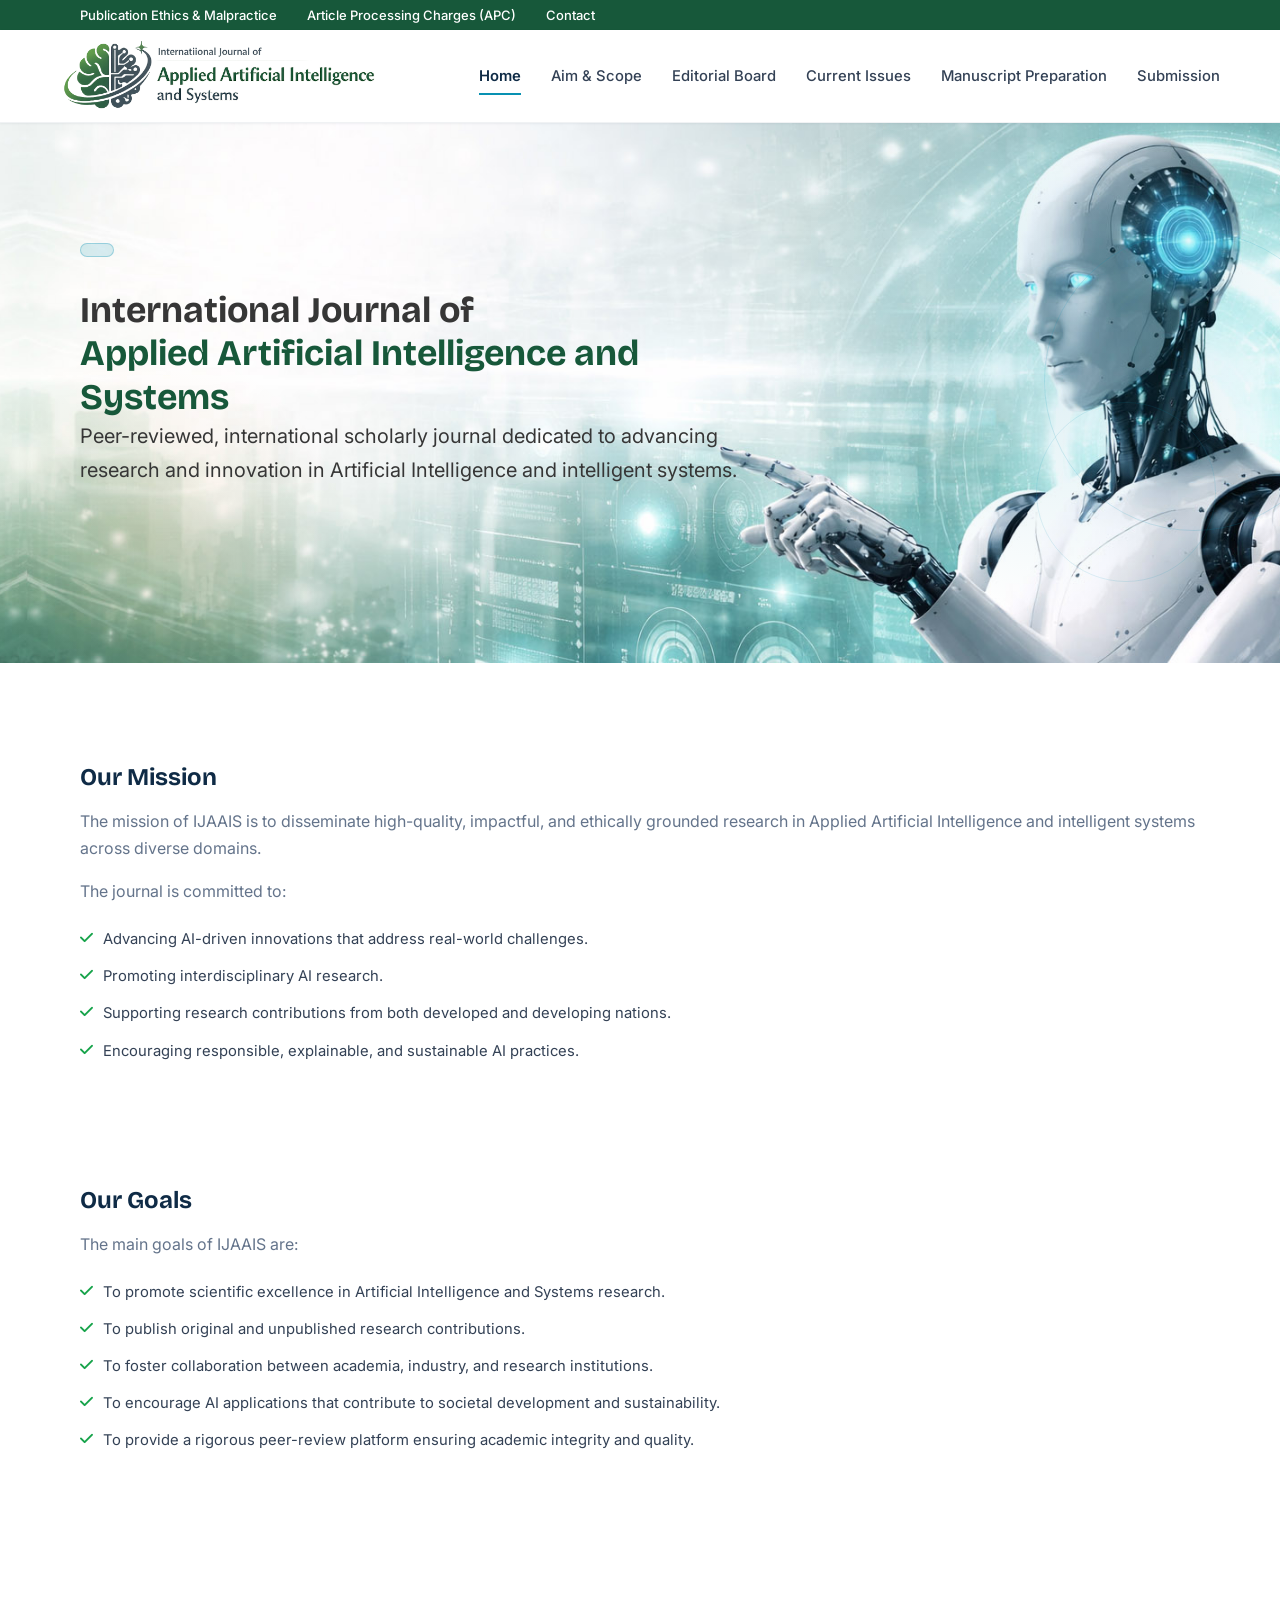
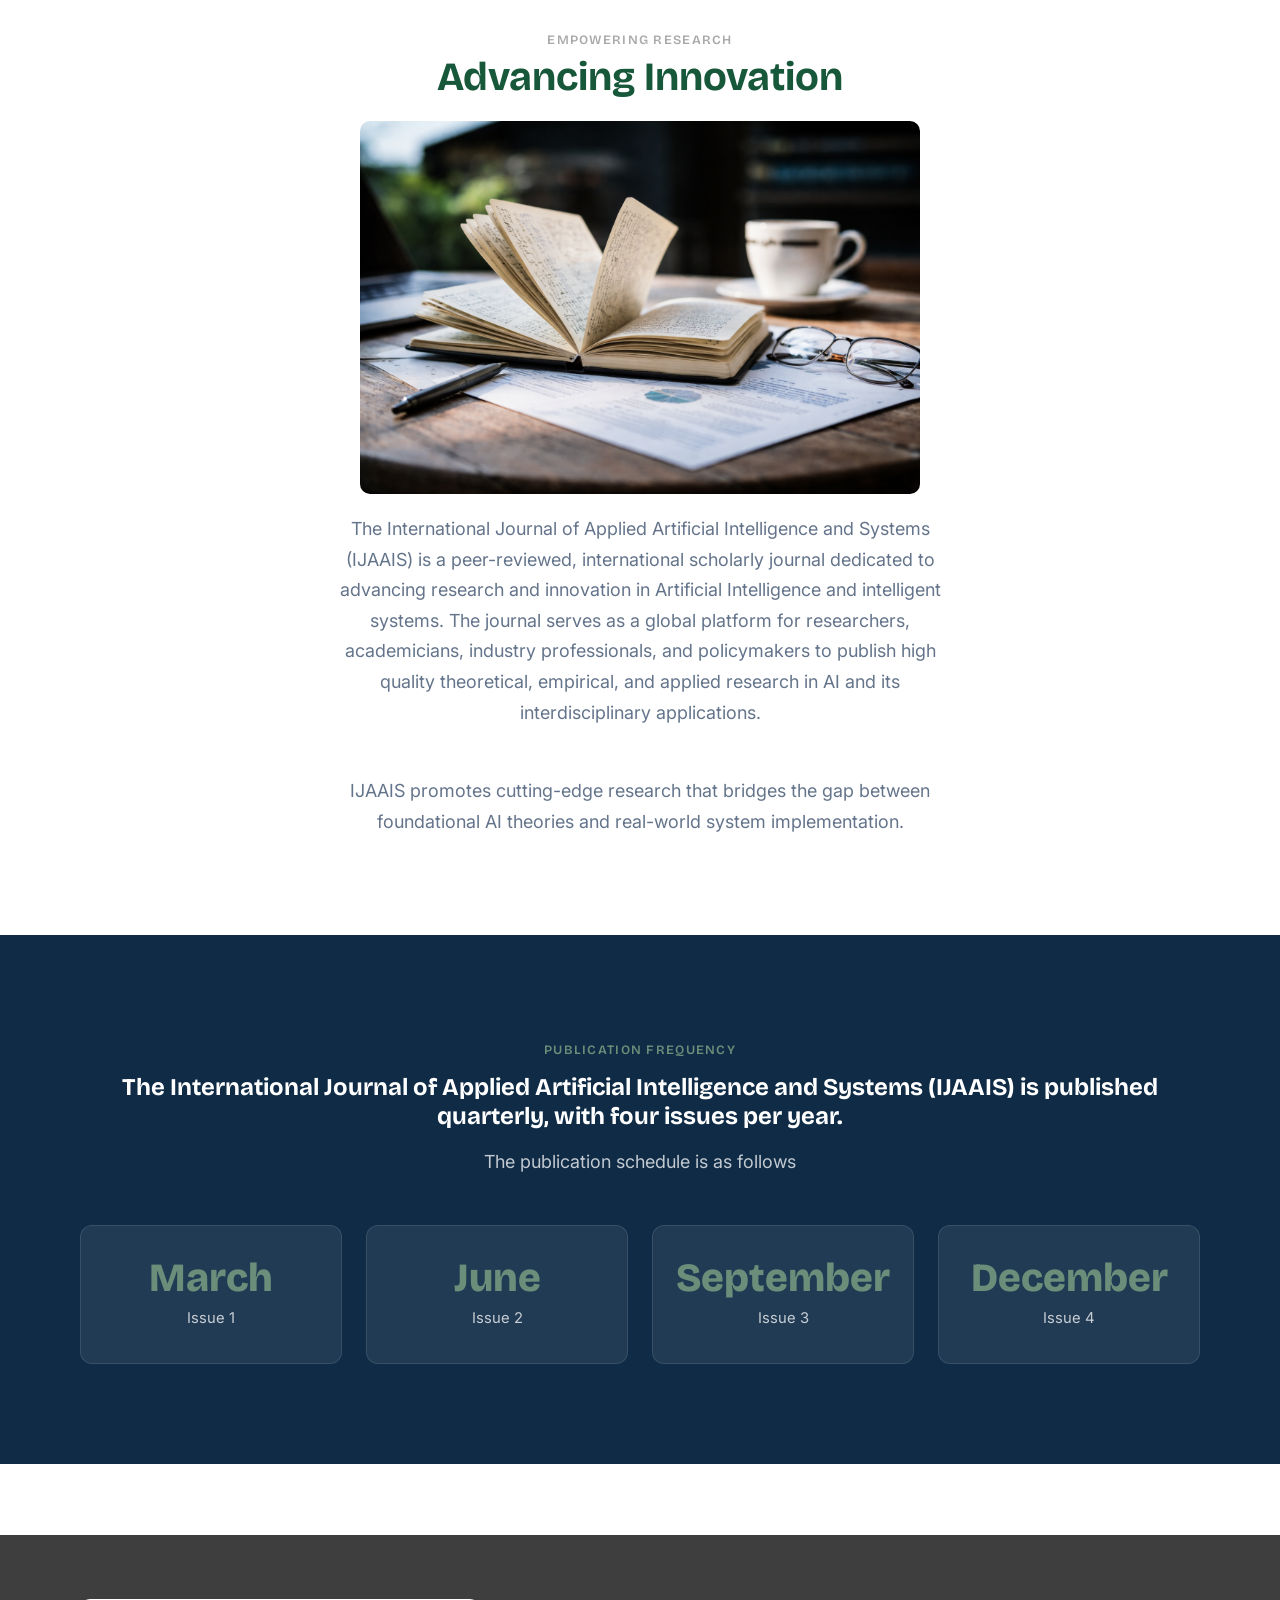
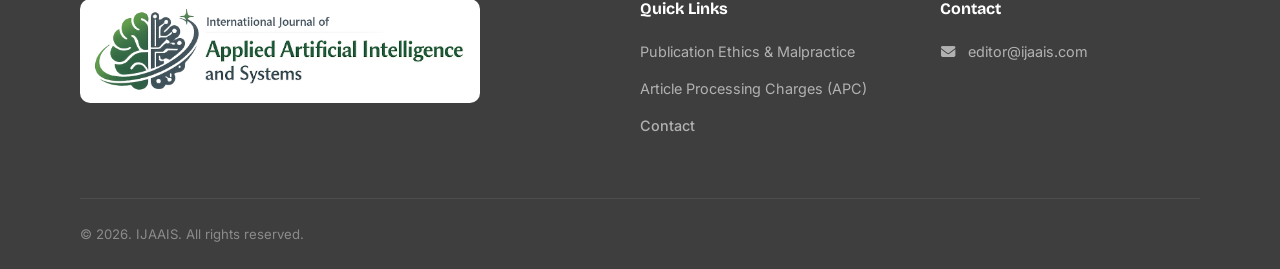
<file: index.html>
<!DOCTYPE html>
<html lang="en">
<head>
  <meta charset="UTF-8">
  <meta name="viewport" content="width=device-width, initial-scale=1.0">
  <title>International Journal of Applied Artificial Intelligence and Systems - IJAAIS</title>
  <meta name="description" content="">
  <div id="headtag"></div>
  </head>
<body>
<div id="header"></div>
<!-- Hero -->
<section class="hero" style="background: url('images/banner.jpg') center/cover no-repeat;">
  <div class="network-lines"></div>
  <div class="container">
    <div class="hero__content">
      <div class="hero__label">
        </div>
      <h2><span style="color: #363636;">International Journal of </span> <br><span style="color: #17583a;">Applied Artificial Intelligence and Systems</span></h2>
      <p style="color: #363636;">Peer-reviewed, international scholarly journal dedicated to advancing research and innovation in Artificial Intelligence and intelligent systems.</p>
      <!-- <div class="btn-group">
        <a href="contact.html" class="btn btn--primary btn--lg">I'm Hiring <i class="fa-solid fa-arrow-right"></i></a>
        <a href="contact.html" class="btn btn--outline btn--lg">I'm Looking for Work</a>
      </div> -->
    </div>
  </div>
</section>

<section class="section">
  <div class="container">
    <!-- Our Mission -->
    <div class="service-detail" style="margin-bottom: 100px; grid-template-columns: 1fr;">
      <div class="service-detail__content">
         <h3>Our Mission</h3>
        <p>The mission of IJAAIS is to disseminate high-quality, impactful, and ethically grounded research in Applied Artificial Intelligence and intelligent systems across diverse domains.</p>
        <p>The journal is committed to:</p>
        <ul class="check-list">
          <li><i class="fa-solid fa-check"></i> Advancing AI-driven innovations that address real-world challenges.</li>
          <li><i class="fa-solid fa-check"></i> Promoting interdisciplinary AI research.</li>
          <li><i class="fa-solid fa-check"></i> Supporting research contributions from both developed and developing nations.</li>
          <li><i class="fa-solid fa-check"></i> Encouraging responsible, explainable, and sustainable AI practices.</li>
        </ul>
      </div>
      <!-- <div class="service-detail__image" style="background: url('images/mission.jpg') center/cover no-repeat;">
      </div> -->
    </div>

    <!-- Our Goals -->
    <div class="service-detail service-detail--reverse" style="grid-template-columns: 1fr;">
      <div class="service-detail__content">
      <h3>Our Goals</h3>
        <p>The main goals of IJAAIS are:</p>
        <ul class="check-list">
          <li><i class="fa-solid fa-check"></i> To promote scientific excellence in Artificial Intelligence and Systems research.</li>
          <li><i class="fa-solid fa-check"></i> To publish original and unpublished research contributions.</li>
          <li><i class="fa-solid fa-check"></i> To foster collaboration between academia, industry, and research institutions.</li>
          <li><i class="fa-solid fa-check"></i> To encourage AI applications that contribute to societal development and sustainability.</li>
          <li><i class="fa-solid fa-check"></i> To provide a rigorous peer-review platform ensuring academic integrity and quality.</li>
        </ul>
      </div>
      <!-- <div class="service-detail__image" style="background: url('images/goals.jpg') center/cover no-repeat;">
      </div> -->
    </div>

  </div>
</section>

<!-- How It Works -->
<section class="section" style="padding: 50px 0;">
  <div class="container text-center">
    <span class="section-label" style="color: darkgray; margin-bottom: 0;">Empowering Research</span>
    <h2 class="section-title" style="color: #17583a;">Advancing Innovation</h2>
    <img src="images/journal_home.png" width="50%" alt="" style="border-radius: 10px; margin: 0 auto; margin-top: 20px; margin-bottom: 20px;">
    <p class="section-subtitle">The International Journal of Applied Artificial Intelligence and Systems (IJAAIS) is a peer-reviewed, international scholarly journal dedicated to advancing research and innovation in Artificial Intelligence and intelligent systems. The journal serves as a global platform for researchers, academicians, industry professionals, and policymakers to publish high quality theoretical, empirical, and applied research in AI and its interdisciplinary applications.</p>
    <p class="section-subtitle">IJAAIS promotes cutting-edge research that bridges the gap between foundational AI theories and real-world system implementation.</p>
    
  </div>
</section>

<section class="section section--dark">
  <div class="container text-center">
    <span class="section-label">Publication Frequency</span>
    <h2 class="section-title" style="font-size: x-large;">The International Journal of Applied Artificial Intelligence and Systems (IJAAIS) is published quarterly, with four issues per year.</h2>
    <p class="section-subtitle" style="color: rgba(255,255,255,0.75);">The publication schedule is as follows</p>
    <div class="stats-grid">
      <div class="stat-card">
        <div class="stat-card__number">March</div>
        <div class="stat-card__label">Issue 1</div>
      </div>
      <div class="stat-card">
        <div class="stat-card__number">June</div>
        <div class="stat-card__label">Issue 2</div>
      </div>
      <div class="stat-card">
        <div class="stat-card__number">September</div>
        <div class="stat-card__label">Issue 3</div>
      </div>
      <div class="stat-card">
        <div class="stat-card__number">December</div>
        <div class="stat-card__label">Issue 4</div>
      </div>
    </div>
  </div>
</section>
<p>&nbsp;</p>
<p>&nbsp;</p>

<div id="footer"></div>
<script src="custom.js"></script>

</body>
</html>
</file>
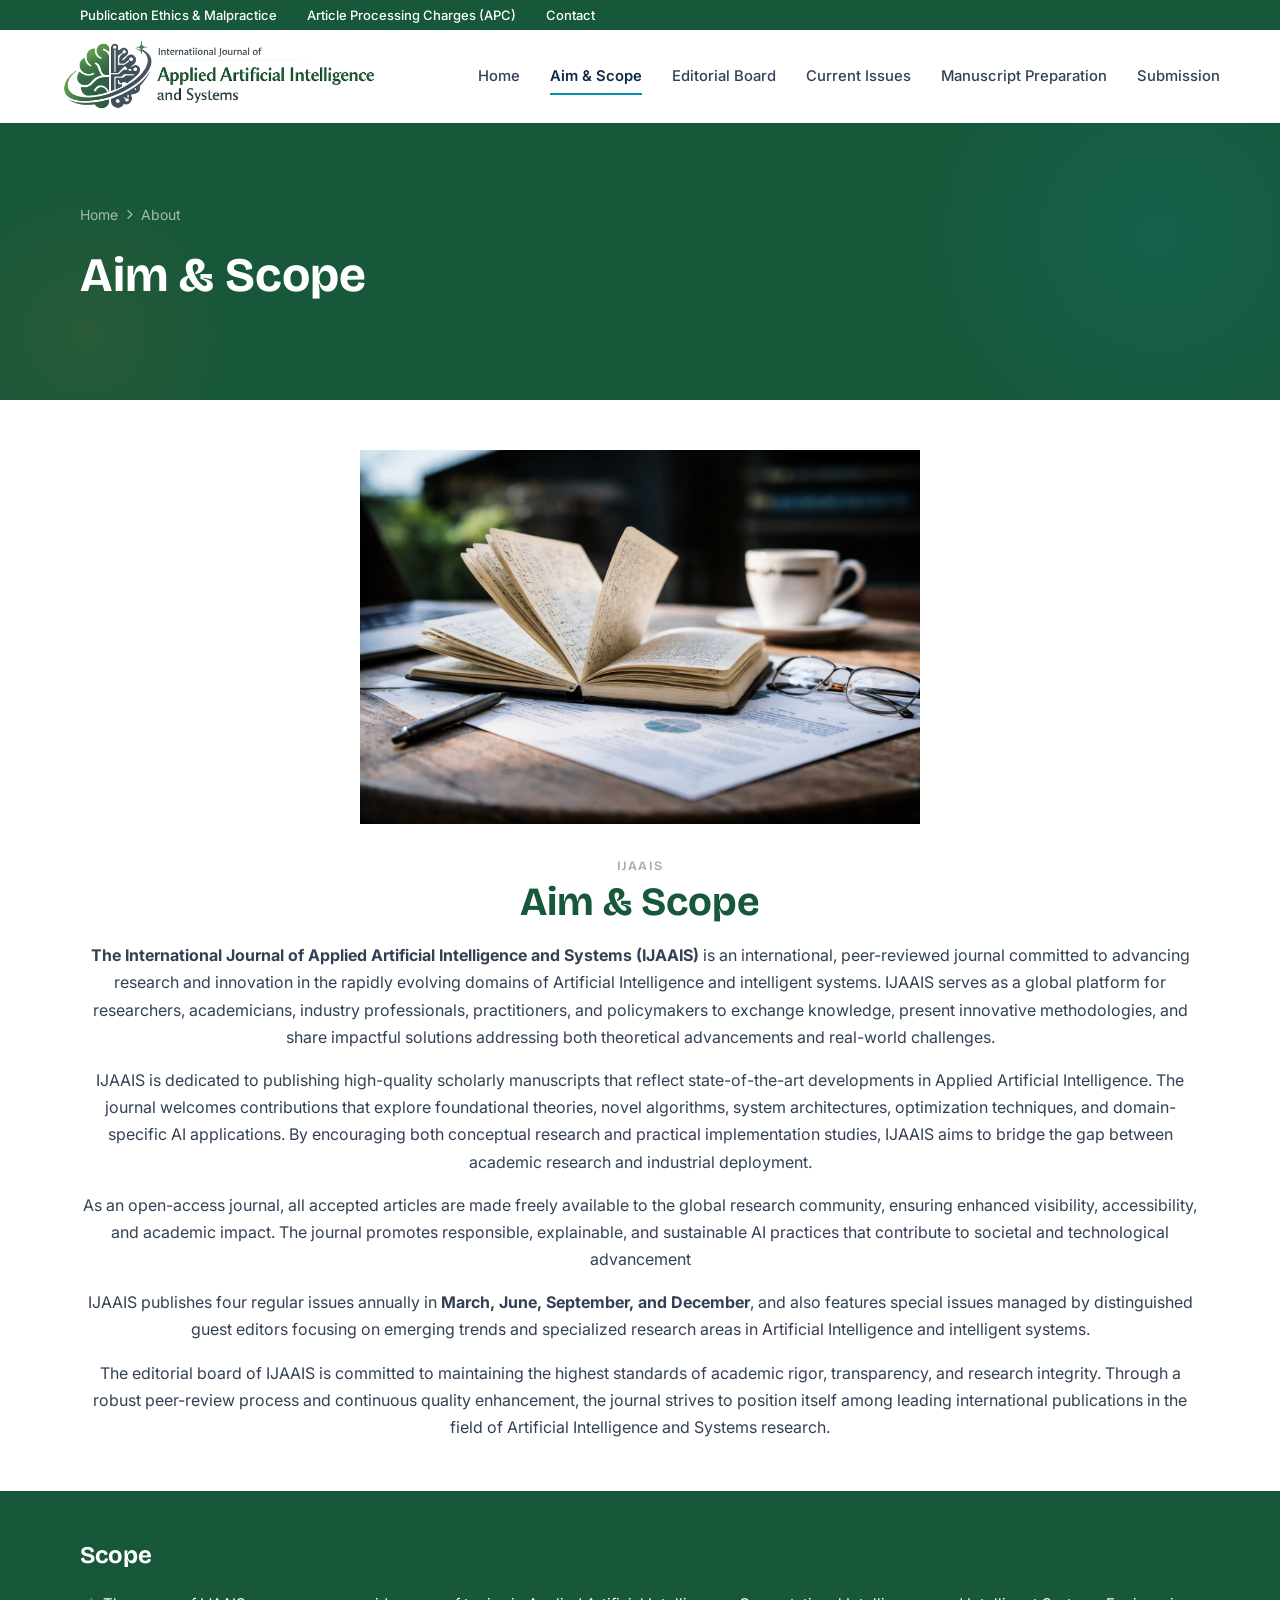
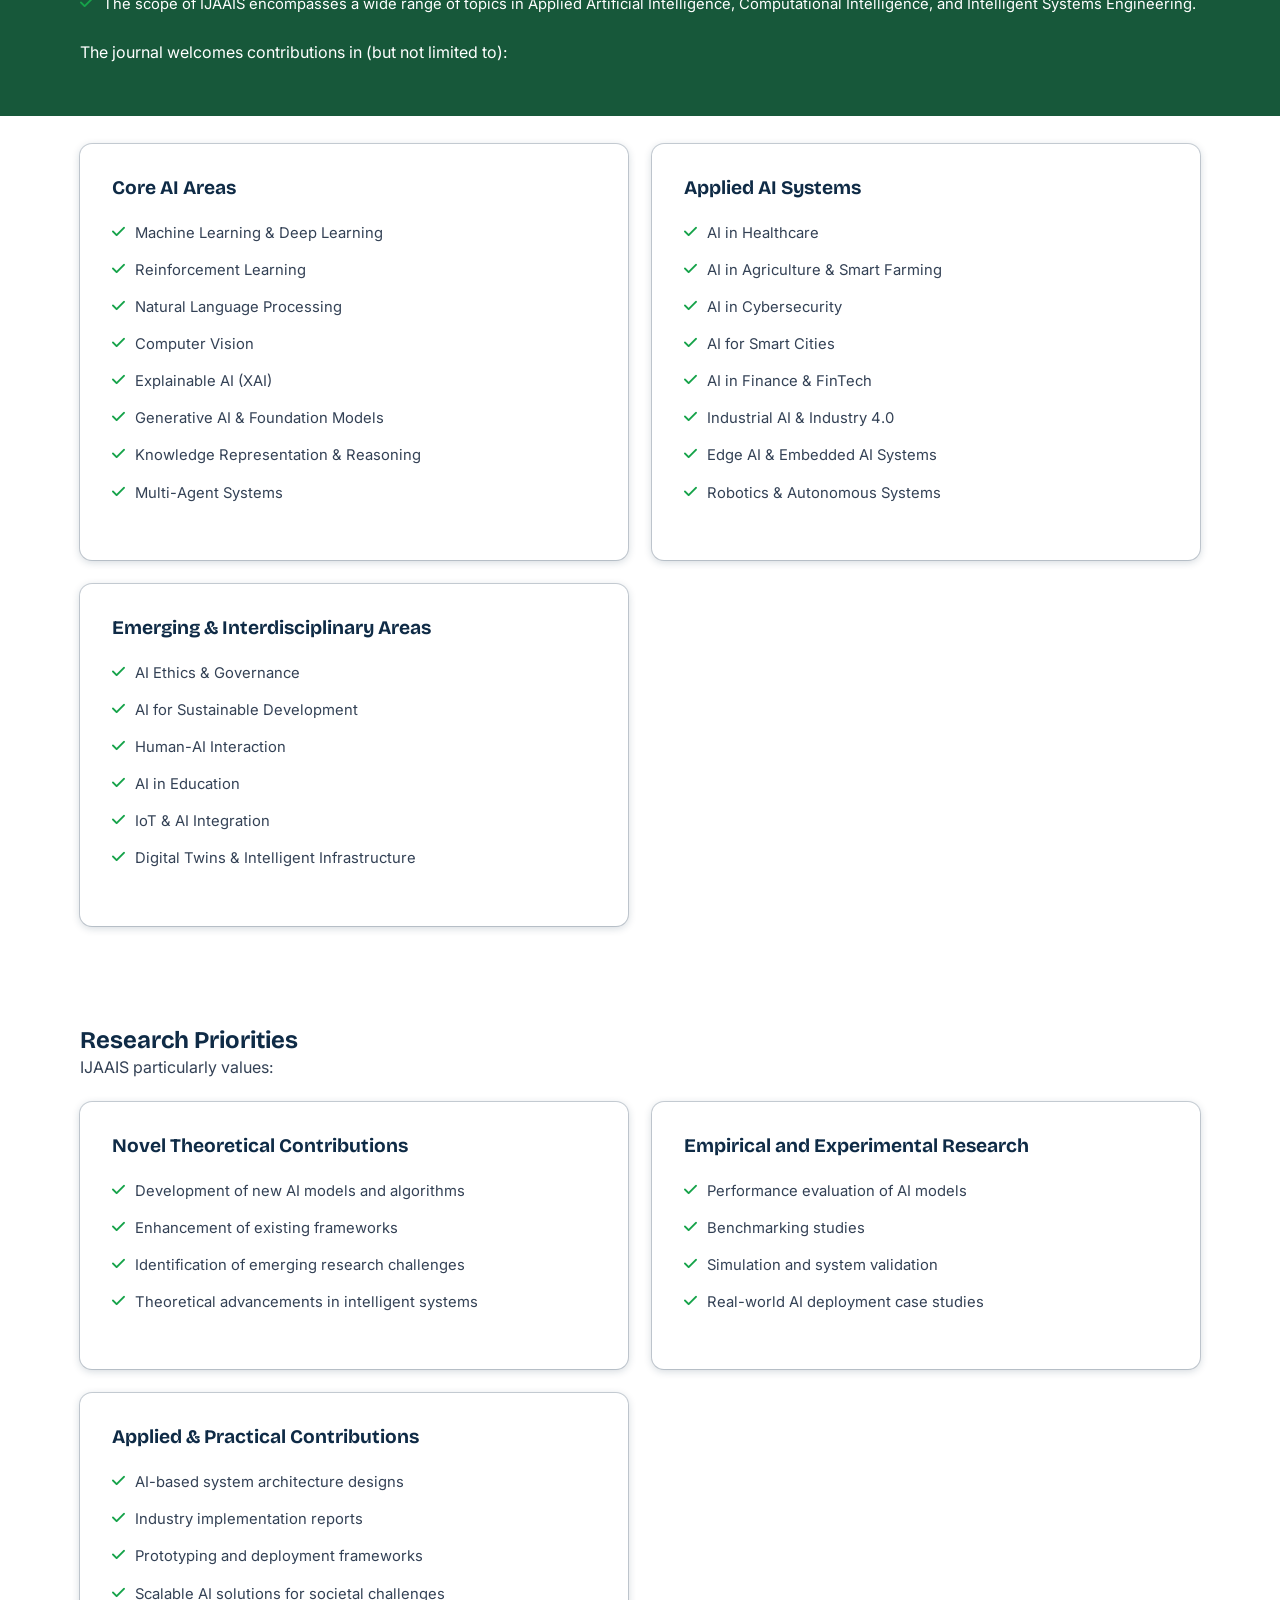
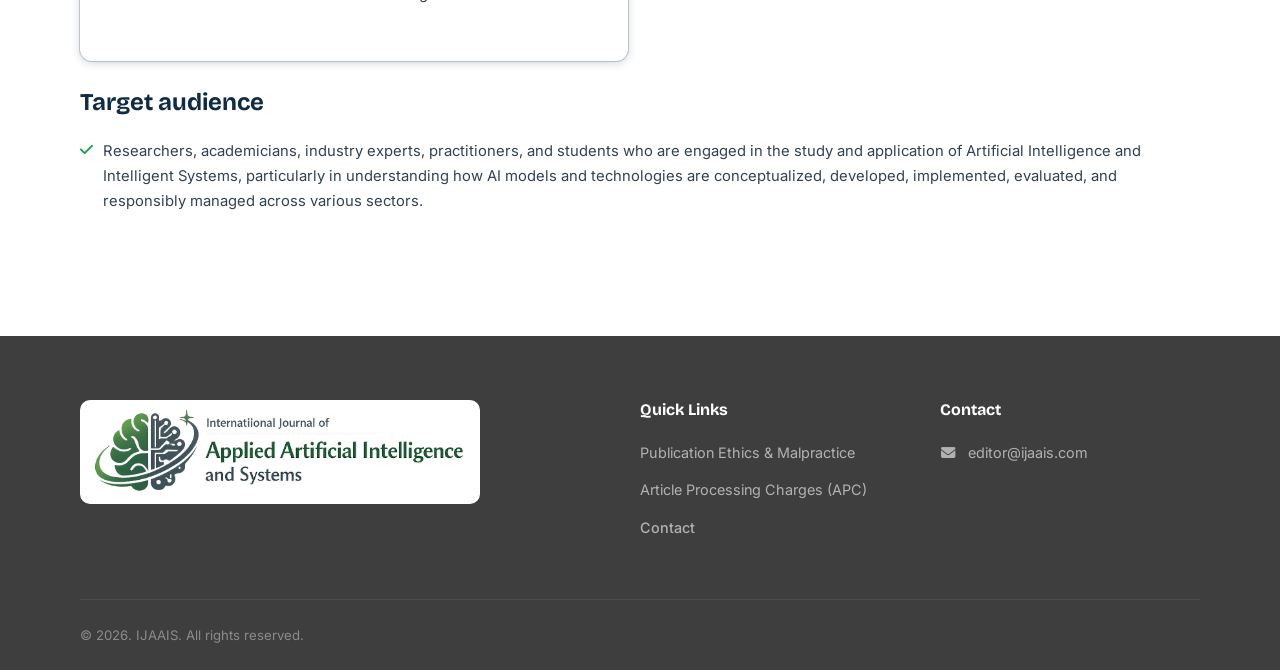
<file: about.html>
<!DOCTYPE html>
<html lang="en">
<head>
  <meta charset="UTF-8">
  <meta name="viewport" content="width=device-width, initial-scale=1.0">
  <title>About - IJAAIS</title>
  <meta name="description" content="">
  <div id="headtag"></div>
  </head>
<body>
<div id="header"></div>
<!-- Page Hero -->
<section class="page-hero" style="background-color: #17583a;">
  <div class="container">
    <div class="page-hero__breadcrumb">
      <a href="index.html">Home</a>
      <i class="fa-solid fa-chevron-right" style="font-size: 0.65rem;"></i>
      <span>About</span>
    </div>
    <h1>Aim & Scope</h1>
    <!-- <p>We built TalentBridge on a simple idea: staffing should be about relationships, not transactions. Sixteen years later, that idea still drives everything we do.</p> -->
  </div>
</section>

<!-- Services Overview -->
<!-- <section class="section">
  <div class="container text-center">
        <div class="grid-3">
      <div class="card">
        <div class="card__icon">
          <i class="fa-solid fa-clock-rotate-left"></i>
        </div>
        <h3>Our Mission</h3>
        <p>To promote scholarly communication that advances applied technology and modern business strategies through accessible, high-quality publications.</p>
      </div>
      <div class="card">
        <div class="card__icon card__icon--accent">
          <i class="fa-solid fa-user-check"></i>
        </div>
        <h3>Our Vision</h3>
        <p>To become a globally recognized journal driving impactful research in interdisciplinary domains that shape the future of business and technology.</p>
      </div>
      <div class="card">
        <div class="card__icon">
          <i class="fa-solid fa-arrows-rotate"></i>
        </div>
        <h3>Core Values</h3>
        <p>Integrity, Innovation, Accessibility, and Academic Excellence in publishing and knowledge dissemination.</p>
      </div>
    </div>
  </div>
</section> -->


<!-- How It Works -->
<section class="section" style="padding: 50px 0;">
  <div class="container text-center">
    <img src="images/journal_home.png" style="width: 50%; margin: 0 auto;" alt="">
    <!-- <span class="section-label" style="color: darkgray; margin-bottom: 0;">Empowering Research</span> -->
    <!-- <h2 class="section-title" style="color: #17583a;">Advancing Innovation</h2> -->
     <p>&nbsp;</p>
     <span class="section-label" style="color: darkgray; margin-bottom: 0;">IJAAIS</span>
    <h2 class="section-title" style="color: #17583a;">Aim & Scope</h2>
    <p><strong>The International Journal of Applied Artificial Intelligence and Systems (IJAAIS)</strong> is an international, peer-reviewed journal committed to advancing research and innovation in the rapidly evolving domains of Artificial Intelligence and intelligent systems. IJAAIS serves as a global platform for researchers, academicians, industry professionals, practitioners, and policymakers to exchange knowledge, present innovative methodologies, and share impactful solutions addressing both theoretical advancements and real-world challenges.</p>
    <p>IJAAIS is dedicated to publishing high-quality scholarly manuscripts that reflect state-of-the-art developments in Applied Artificial Intelligence. The journal welcomes contributions that explore foundational theories, novel algorithms, system architectures, optimization techniques, and domain-specific AI applications. By encouraging both conceptual research and practical implementation studies, IJAAIS aims to bridge the gap between academic research and industrial deployment.</p>
    <p>As an open-access journal, all accepted articles are made freely available to the global research community, ensuring enhanced visibility, accessibility, and academic impact. The journal promotes responsible, explainable, and sustainable AI practices that contribute to societal and technological advancement</p>
    <p>IJAAIS publishes four regular issues annually in <strong>March, June, September, and December</strong>, and also features special issues managed by distinguished guest editors focusing on emerging trends and specialized research areas in Artificial Intelligence and intelligent systems.</p>
    <p>The editorial board of IJAAIS is committed to maintaining the highest standards of academic rigor, transparency, and research integrity. Through a robust peer-review process and continuous quality enhancement, the journal strives to position itself among leading international publications in the field of Artificial Intelligence and Systems research.</p>
  </div>
</section>
<section class="section" style="background: #17583a; color: #fff; padding: 50px 0;">
  <div class="container">
    <h3 style="color: #fff;">Scope</h3>
  <ul class="check-list" >
    <li style="color: #fff;"><i class="fa-solid fa-check"></i> The scope of IJAAIS encompasses a wide range of topics in Applied Artificial Intelligence, Computational Intelligence, and Intelligent Systems Engineering.</li>
  </ul>
  <p>The journal welcomes contributions in (but not limited to):</p>
  </div>
</section>
<p>&nbsp;</p>
<section class="section" style="padding: 0;">
  <div class="container">
    <div class="grid-2">
    <div class="card">
      <h3>Core AI Areas</h3>
  <ul class="check-list">
    <li><i class="fa-solid fa-check"></i> Machine Learning & Deep Learning</li>
    <li><i class="fa-solid fa-check"></i> Reinforcement Learning</li>
    <li><i class="fa-solid fa-check"></i> Natural Language Processing</li>
    <li><i class="fa-solid fa-check"></i> Computer Vision</li>
    <li><i class="fa-solid fa-check"></i> Explainable AI (XAI)</li>
    <li><i class="fa-solid fa-check"></i> Generative AI & Foundation Models</li>
    <li><i class="fa-solid fa-check"></i> Knowledge Representation & Reasoning</li>
    <li><i class="fa-solid fa-check"></i> Multi-Agent Systems</li>
  </ul>
    </div>
  <div class="card">
        <h3>Applied AI Systems</h3>
<ul class="check-list">
  <li><i class="fa-solid fa-check"></i> AI in Healthcare</li>
<li><i class="fa-solid fa-check"></i> AI in Agriculture & Smart Farming</li>
<li><i class="fa-solid fa-check"></i> AI in Cybersecurity</li>
<li><i class="fa-solid fa-check"></i> AI for Smart Cities</li>
<li><i class="fa-solid fa-check"></i> AI in Finance & FinTech</li>
<li><i class="fa-solid fa-check"></i> Industrial AI & Industry 4.0</li>
<li><i class="fa-solid fa-check"></i> Edge AI & Embedded AI Systems</li>
<li><i class="fa-solid fa-check"></i> Robotics & Autonomous Systems</li>
</ul>
  </div>
  <div class="card">
        <h3>Emerging & Interdisciplinary Areas</h3>
<ul class="check-list">
  <li><i class="fa-solid fa-check"></i> AI Ethics & Governance</li>
<li><i class="fa-solid fa-check"></i> AI for Sustainable Development</li>
<li><i class="fa-solid fa-check"></i> Human-AI Interaction</li>
<li><i class="fa-solid fa-check"></i> AI in Education</li>
<li><i class="fa-solid fa-check"></i> IoT & AI Integration</li>
<li><i class="fa-solid fa-check"></i> Digital Twins & Intelligent Infrastructure</li>
</ul>
  </div>
</div>
  </div>
</section>

<section class="section">
  <div class="container">
    <h3>Research Priorities</h3>
    <p style="padding-bottom: 20px;">IJAAIS particularly values: </p>
    <div class="grid-2">
    <div class="card">
      <h3>Novel Theoretical Contributions</h3>
  <ul class="check-list">
    <li><i class="fa-solid fa-check"></i> Development of new AI models and algorithms</li>
    <li><i class="fa-solid fa-check"></i> Enhancement of existing frameworks</li>
    <li><i class="fa-solid fa-check"></i> Identification of emerging research challenges</li>
    <li><i class="fa-solid fa-check"></i> Theoretical advancements in intelligent systems</li>
  </ul>
    </div>
  <div class="card">
        <h3>Empirical and Experimental Research</h3>
<ul class="check-list">
  <li><i class="fa-solid fa-check"></i> Performance evaluation of AI models</li>
  <li><i class="fa-solid fa-check"></i> Benchmarking studies</li>
  <li><i class="fa-solid fa-check"></i> Simulation and system validation</li>
  <li><i class="fa-solid fa-check"></i> Real-world AI deployment case studies</li>
</ul>
  </div>
  <div class="card">
        <h3>Applied & Practical Contributions</h3>
<ul class="check-list">
  <li><i class="fa-solid fa-check"></i> AI-based system architecture designs</li>
  <li><i class="fa-solid fa-check"></i> Industry implementation reports</li>
  <li><i class="fa-solid fa-check"></i> Prototyping and deployment frameworks</li>
  <li><i class="fa-solid fa-check"></i> Scalable AI solutions for societal challenges</li>
</ul>
  </div>
</div>
<p>&nbsp;</p>
  <h3>Target audience</h3>
  <ul class="check-list">
    <li><i class="fa-solid fa-check"></i> Researchers, academicians, industry experts, practitioners, and students who are engaged in the study and application of Artificial Intelligence and Intelligent Systems, particularly in understanding how AI models and technologies are conceptualized, developed, implemented, evaluated, and responsibly managed across various sectors.</li>
  </ul>
  </div>
</section>


<div id="footer"></div>
<script src="custom.js"></script>

</body>
</html>
</file>
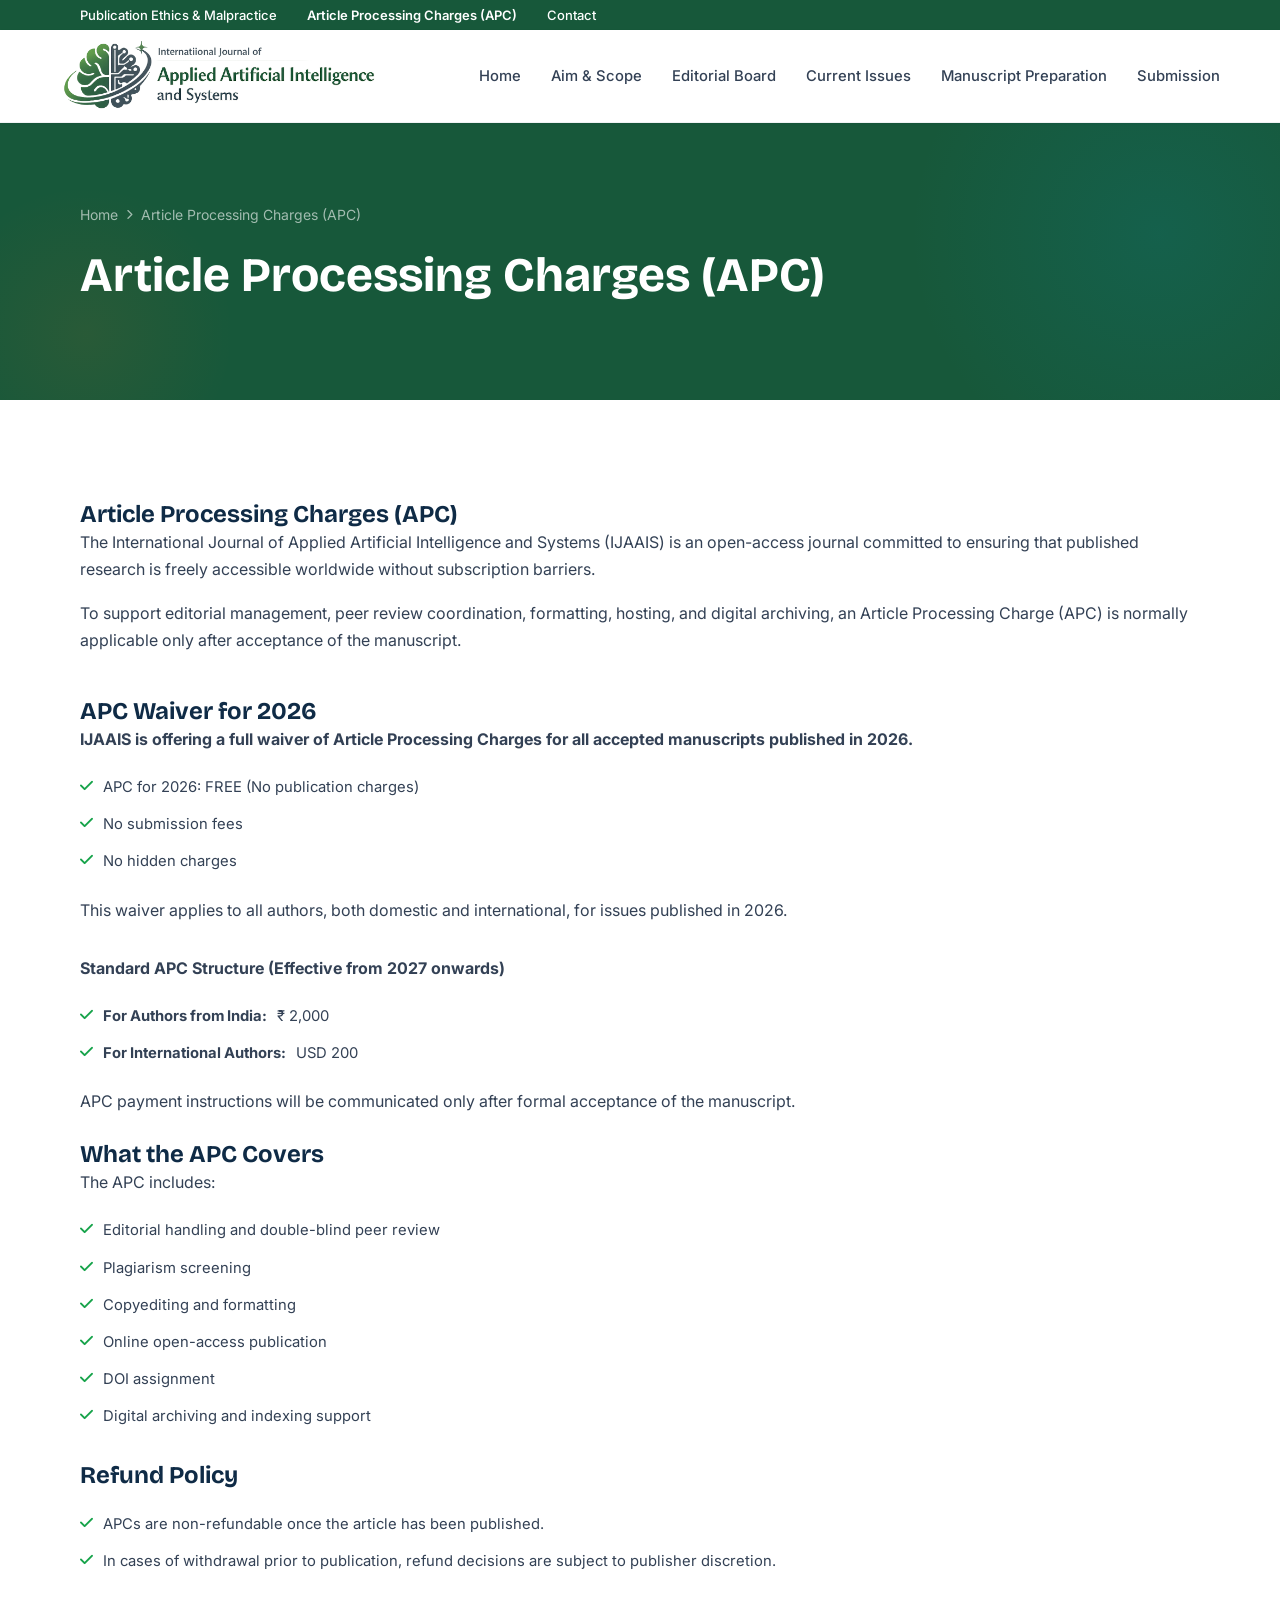
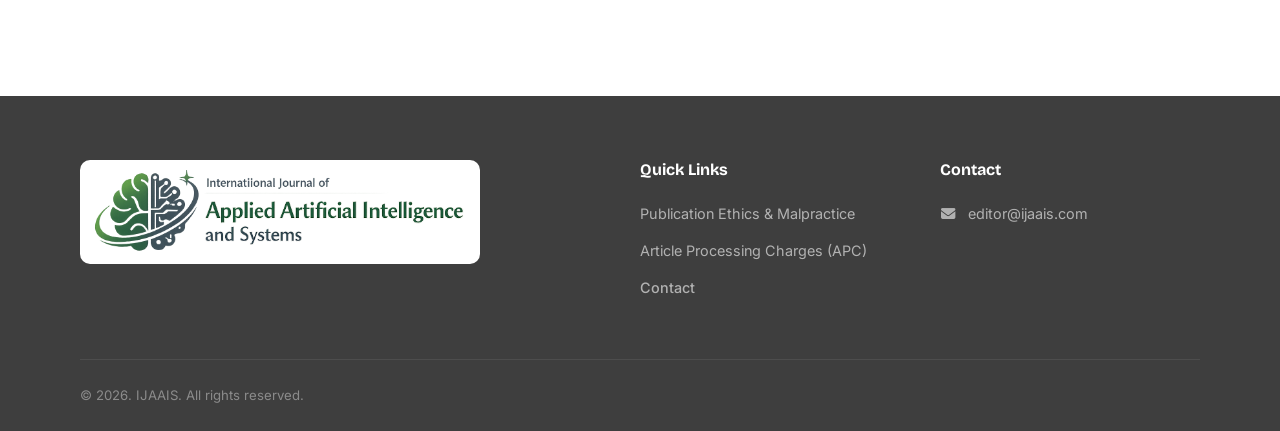
<file: Article_Processing_Charges.html>
<!DOCTYPE html>
<html lang="en">
<head>
  <meta charset="UTF-8">
  <meta name="viewport" content="width=device-width, initial-scale=1.0">
  <title>Article Processing Charges (APC) - IJAAIS</title>
  <meta name="description" content="">
  <div id="headtag"></div>
  </head>
<body>
<div id="header"></div>
<!-- Page Hero -->
<section class="page-hero" style="background-color: #17583a;">
  <div class="container">
    <div class="page-hero__breadcrumb">
      <a href="index.html">Home</a>
      <i class="fa-solid fa-chevron-right" style="font-size: 0.65rem;"></i>
      <span>Article Processing Charges (APC)</span>
    </div>
    <h1>Article Processing Charges (APC)</h1>
    <!-- <p>We built TalentBridge on a simple idea: staffing should be about relationships, not transactions. Sixteen years later, that idea still drives everything we do.</p> -->
  </div>
</section>
<section class="section">
  <div class="container">
  <h3>Article Processing Charges (APC)</h3>
  <p>The International Journal of Applied Artificial Intelligence and Systems (IJAAIS) is an open-access journal committed to ensuring that published research is freely accessible worldwide without subscription barriers.</p>
  <p>To support editorial management, peer review coordination, formatting, hosting, and digital archiving, an Article Processing Charge (APC) is normally applicable only after acceptance of the manuscript.</p>
  <p>&nbsp;</p>
  <h3>APC Waiver for 2026</h3>
  <p><strong>IJAAIS is offering a full waiver of Article Processing Charges for all accepted manuscripts published in 2026.</strong></p>
  <ul class="check-list">
    <li><i class="fa-solid fa-check"></i> APC for 2026: FREE (No publication charges)</li>
    <li><i class="fa-solid fa-check"></i> No submission fees</li>
    <li><i class="fa-solid fa-check"></i> No hidden charges</li>
  </ul>
  <p>This waiver applies to all authors, both domestic and international, for issues published in 2026.</p>
  <p style="padding-top: 15px;"><strong>Standard APC Structure (Effective from 2027 onwards)</strong></p>
  <ul class="check-list">
    <li><i class="fa-solid fa-check"></i> <strong>For Authors from India:</strong>  ₹ 2,000</li>
    <li><i class="fa-solid fa-check"></i> <strong>For International Authors:</strong>  USD 200</li>
  </ul>
  <p>APC payment instructions will be communicated only after formal acceptance of the manuscript.</p>
  <h3 style="padding-top: 25px;">What the APC Covers</h3>
  <p>The APC includes: </p>
  <ul class="check-list">
    <li><i class="fa-solid fa-check"></i> Editorial handling and double-blind peer review</li>
<li><i class="fa-solid fa-check"></i> Plagiarism screening</li>
<li><i class="fa-solid fa-check"></i> Copyediting and formatting</li>
<li><i class="fa-solid fa-check"></i> Online open-access publication</li>
<li><i class="fa-solid fa-check"></i> DOI assignment </li>
<li><i class="fa-solid fa-check"></i> Digital archiving and indexing support</li>
  </ul>
  <h3 style="padding-top: 10px;">Refund Policy</h3>
  <ul class="check-list">
    <li><i class="fa-solid fa-check"></i> APCs are non-refundable once the article has been published.</li>
    <li><i class="fa-solid fa-check"></i> In cases of withdrawal prior to publication, refund decisions are subject to publisher discretion.</li>
  </ul>
  </div>
</section>


<div id="footer"></div>
<script src="custom.js"></script>

</body>
</html>
</file>
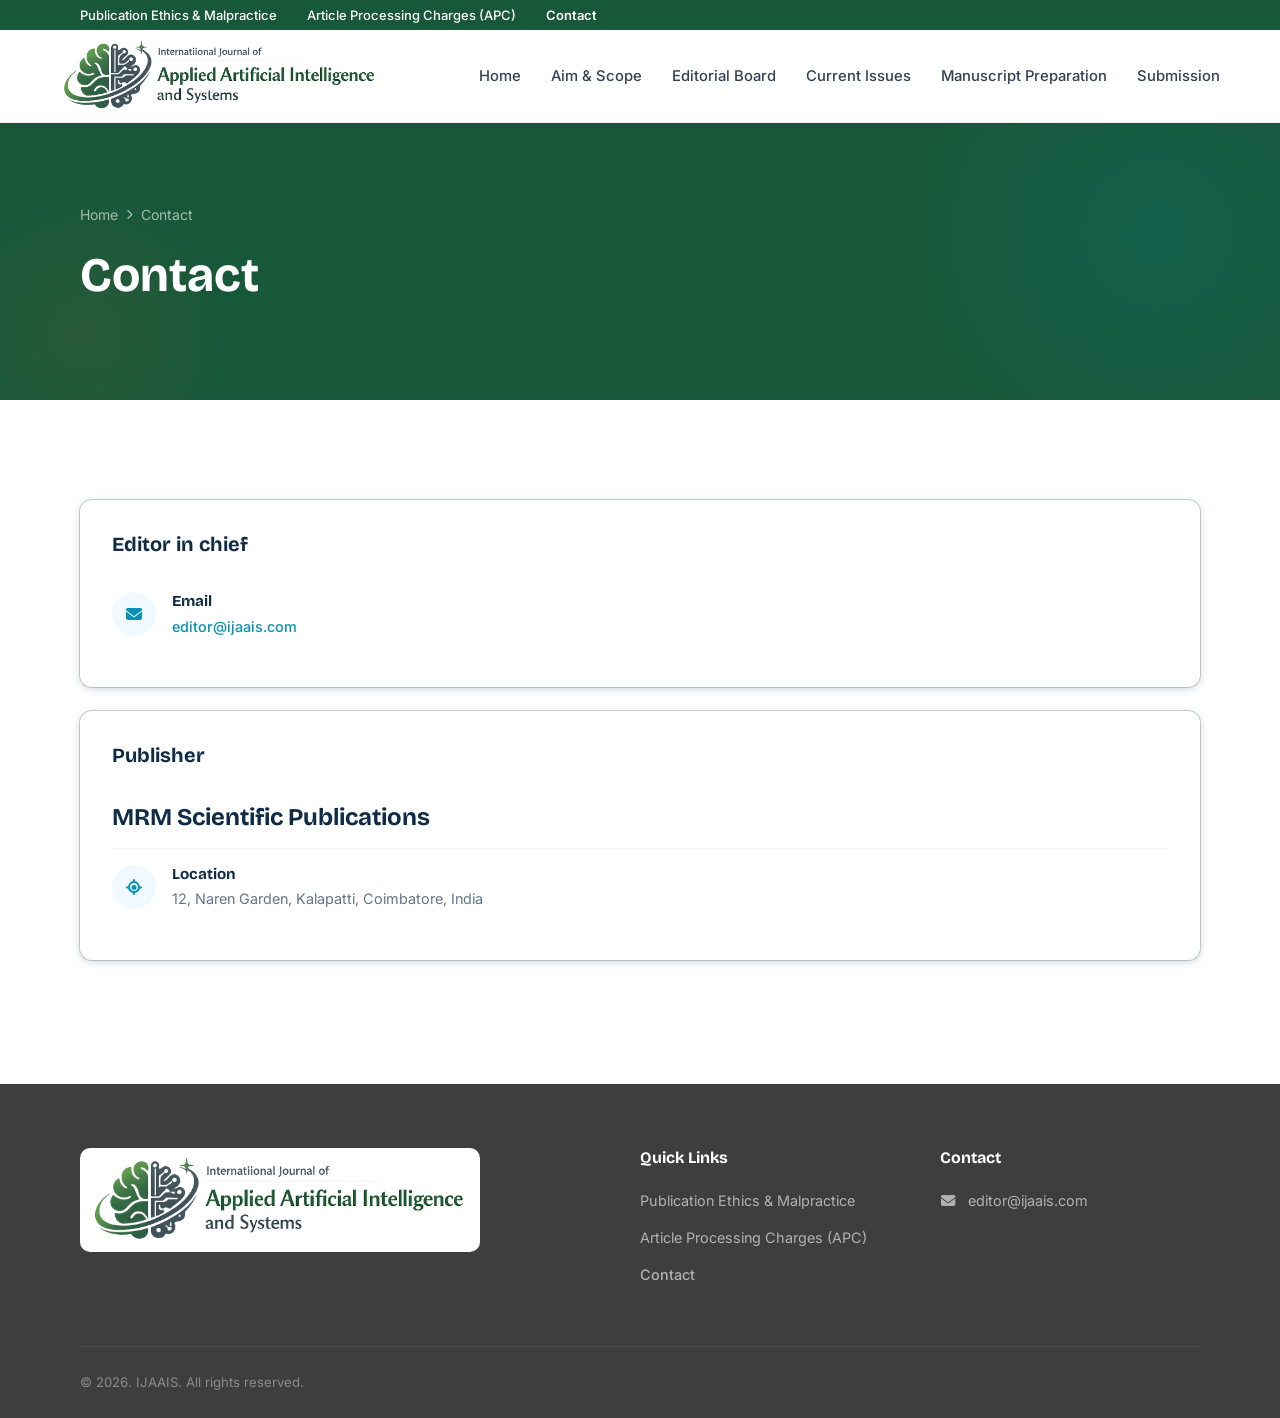
<file: contact.html>
<!DOCTYPE html>
<html lang="en">
<head>
  <meta charset="UTF-8">
  <meta name="viewport" content="width=device-width, initial-scale=1.0">
  <title>Contact - IJAAIS</title>
  <meta name="description" content="">
  <div id="headtag"></div>
  </head>
<body>
<div id="header"></div>
<!-- Page Hero -->
<section class="page-hero" style="background-color: #17583a;">
  <div class="container">
    <div class="page-hero__breadcrumb">
      <a href="index.html">Home</a>
      <i class="fa-solid fa-chevron-right" style="font-size: 0.65rem;"></i>
      <span>Contact</span>
    </div>
    <h1>Contact</h1>
    <!-- <p>We built TalentBridge on a simple idea: staffing should be about relationships, not transactions. Sixteen years later, that idea still drives everything we do.</p> -->
  </div>
</section>
<!-- Contact Forms -->
<section class="section">
  <div class="container">
    <div class="grid-1" style="gap: 40px; align-items: start;">
      <div>
        <div class="contact-info-card" style="margin-bottom: 24px;">
          <h4 style="margin-bottom: 20px;">Editor in chief</h4>
          <!-- <div class="contact-info-item">
            <div class="contact-info-item__content">
              <h3>Prof Rajesh Kanna R Ph.D.</h3>
            </div>
          </div> -->
          <div class="contact-info-item">
            <div class="contact-info-item__icon">
              <i class="fa-solid fa-envelope"></i>
            </div>
            <div class="contact-info-item__content">
              <h4>Email</h4>
              <p><a href="mailto:mrmpress@ijaais.com">editor@ijaais.com</a></p>
            </div>
          </div>
        </div>
      </div>
    </div>
    <div class="grid-1" style="gap: 40px; align-items: start;">
      <div>
        <div class="contact-info-card" style="margin-bottom: 24px;">
          <h4 style="margin-bottom: 20px;">Publisher</h4>
          <div class="contact-info-item">
            <div class="contact-info-item__content">
              <h3>MRM Scientific Publications</h3>
            </div>
          </div>
          <div class="contact-info-item">
            <div class="contact-info-item__icon">
              <i class="fa-solid fa-location"></i>
            </div>
            <div class="contact-info-item__content">
              <h4>Location</h4>
              <p>12, Naren Garden, Kalapatti, Coimbatore, India</p>
            </div>
          </div>
          <!-- <div class="contact-info-item">
            <div class="contact-info-item__icon">
              <i class="fa-solid fa-envelope"></i>
            </div>
            <div class="contact-info-item__content">
              <h4>Email</h4>
              <p><a href="mailto:mrmpress@ijaais.com">mrmpress@ijaais.com</a></p>
            </div>
          </div> -->
        </div>
      </div>
    </div>
  </div>
</section>

<div id="footer"></div>
<script src="custom.js"></script>

</body>
</html>
</file>
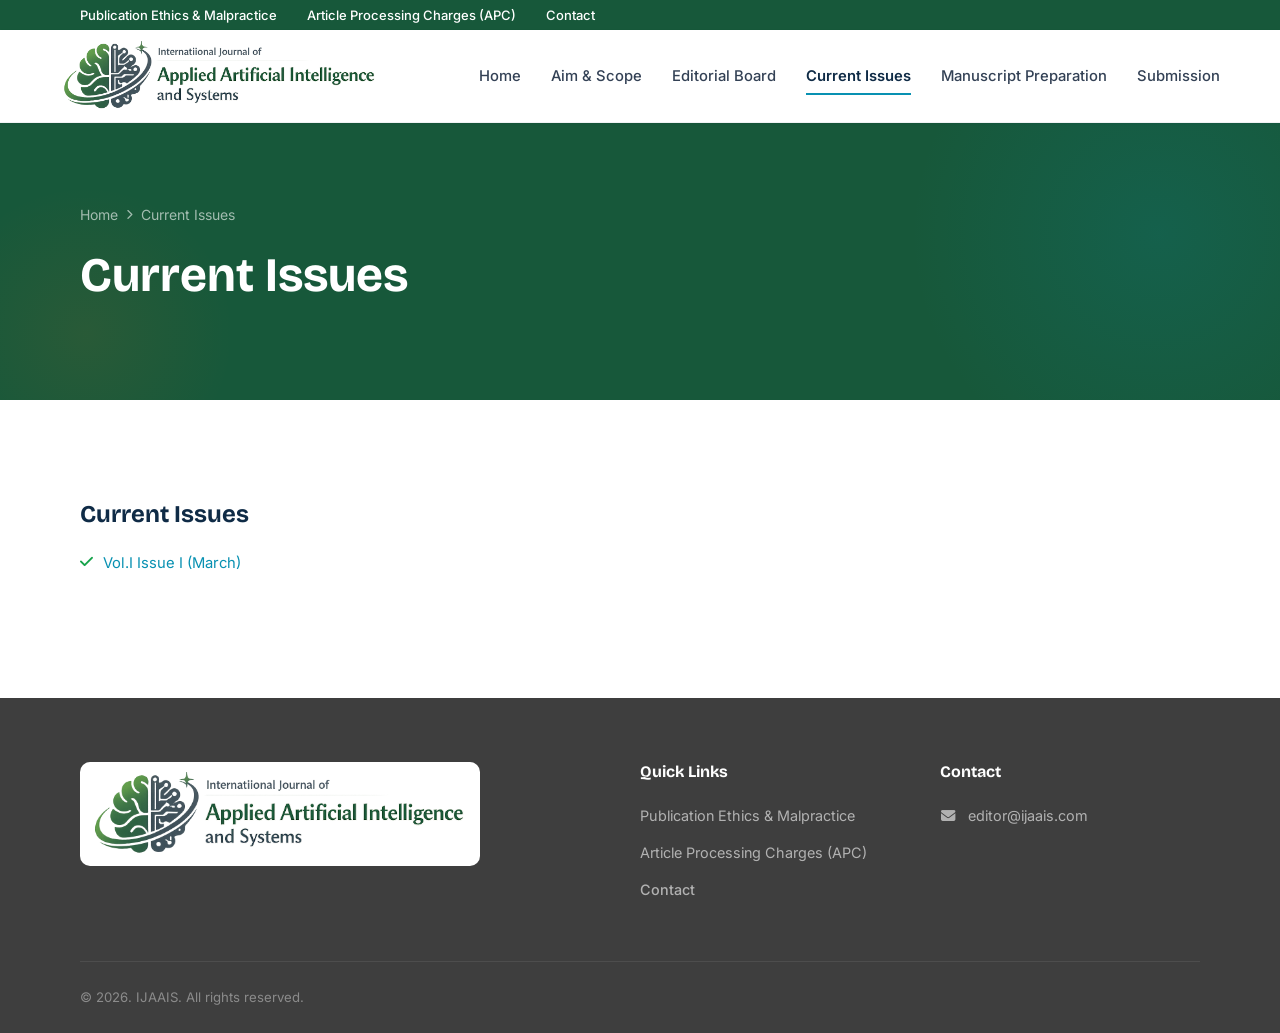
<file: current_issues.html>
<!DOCTYPE html>
<html lang="en">
<head>
  <meta charset="UTF-8">
  <meta name="viewport" content="width=device-width, initial-scale=1.0">
  <title>Current Issues - IJAAIS</title>
  <meta name="description" content="">
  <div id="headtag"></div>
  </head>
<body>
<div id="header"></div>
<!-- Page Hero -->
<section class="page-hero" style="background-color: #17583a;">
  <div class="container">
    <div class="page-hero__breadcrumb">
      <a href="index.html">Home</a>
      <i class="fa-solid fa-chevron-right" style="font-size: 0.65rem;"></i>
      <span>Current Issues</span>
    </div>
    <h1>Current Issues</h1>
    <!-- <p>We built TalentBridge on a simple idea: staffing should be about relationships, not transactions. Sixteen years later, that idea still drives everything we do.</p> -->
  </div>
</section>
<section class="section">
  <div class="container">
  <h3>Current Issues</h3>
   <ul class="check-list">
    <li><i class="fa-solid fa-check"></i> <a href="#">Vol.I Issue I (March)</a></li>
  </ul>
 
  </div>
</section>


<div id="footer"></div>
<script src="custom.js"></script>

</body>
</html>
</file>
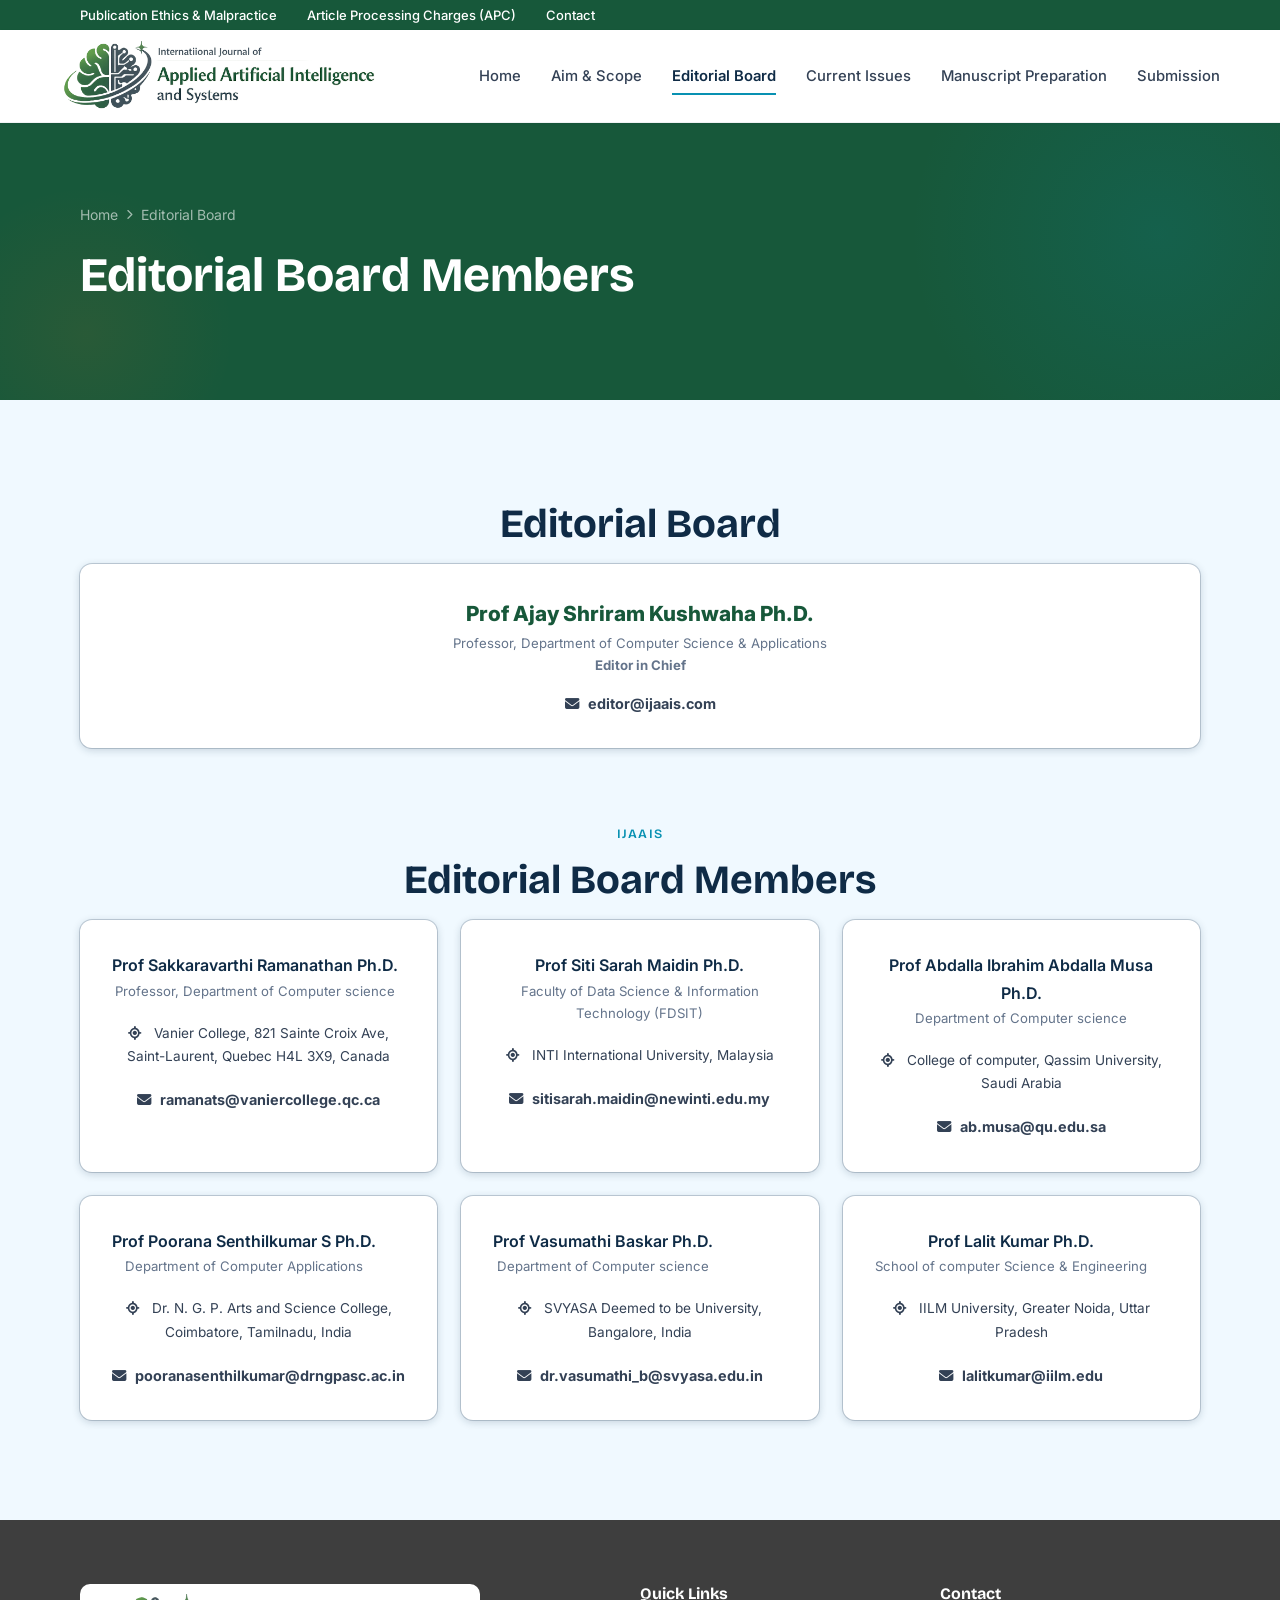
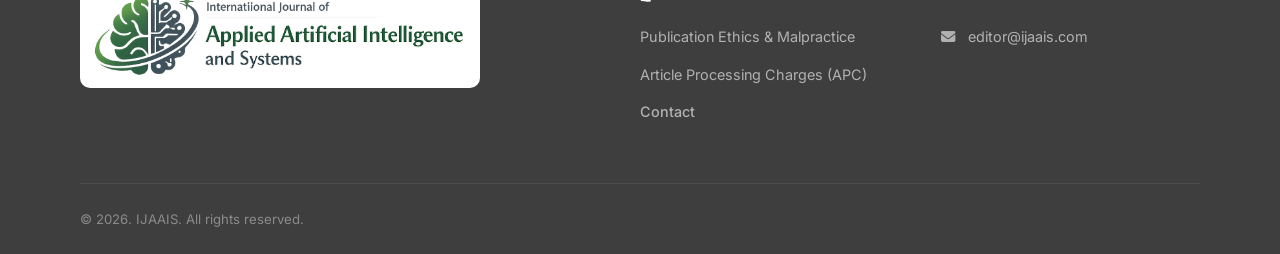
<file: editorial_board.html>
<!DOCTYPE html>
<html lang="en">
<head>
  <meta charset="UTF-8">
  <meta name="viewport" content="width=device-width, initial-scale=1.0">
  <title>Editorial Board - IJAAIS</title>
  <meta name="description" content="">
  <div id="headtag"></div>
  </head>
<body>
<div id="header"></div>
<!-- Page Hero -->
<section class="page-hero" style="background-color: #17583a;">
  <div class="container">
    <div class="page-hero__breadcrumb">
      <a href="index.html">Home</a>
      <i class="fa-solid fa-chevron-right" style="font-size: 0.65rem;"></i>
      <span>Editorial Board</span>
    </div>
    <h1>Editorial Board Members</h1>
   </div>
</section>
<section class="section section--light-blue">
  <div class="container text-center">
     <h2 class="section-title">Editorial Board</h2>
     <div class="grid-1">
      <div class="testimonial">
       <div class="testimonial__author" style="display: block;">
          <div class="testimonial__info">
            <span class="testimonial__name text-center" style="font-size: 1.3rem; font-weight: 800; color: #17583a;">Prof Ajay Shriram Kushwaha Ph.D.</span>
            <span class="testimonial__role">Professor, Department of Computer Science & Applications <br><strong>Editor in Chief</strong></span>
          </div>
        </div>
        <p class="testimonial_email" style="padding-top: 15px;"><strong><i class="fa fa-envelope"></i> &nbsp; editor@ijaais.com</strong></p>
      </div>
      </div>
      <p>&nbsp;</p><p>&nbsp;</p>
    <span class="section-label">IJAAIS</span>
    <h2 class="section-title">Editorial Board Members</h2>
    <div class="grid-3">
      <div class="testimonial">
       <div class="testimonial__author">
          <div class="testimonial__info">
            <span class="testimonial__name">Prof Sakkaravarthi Ramanathan Ph.D.</span>
            <span class="testimonial__role">Professor, Department of Computer science</span>
          </div>
        </div>
        <p class="testimonial__content" style="padding-top: 20px;"><i class="fa fa-location"></i> &nbsp; 
          Vanier College, 821 Sainte Croix Ave, Saint-Laurent, Quebec H4L 3X9, Canada</p>
        <p class="testimonial_email"><strong><i class="fa fa-envelope"></i> &nbsp; ramanats@vaniercollege.qc.ca</strong></p>
      </div>

      <div class="testimonial">
       <div class="testimonial__author">
          <div class="testimonial__info">
            <span class="testimonial__name">Prof Siti Sarah Maidin Ph.D.</span>
            <span class="testimonial__role">Faculty of Data Science & Information Technology (FDSIT)</span>
          </div>
        </div>
        <p class="testimonial__content" style="padding-top: 20px;"><i class="fa fa-location"></i> &nbsp;
          INTI International University, Malaysia</p>
        <p class="testimonial_email"><strong><i class="fa fa-envelope"></i> &nbsp; sitisarah.maidin@newinti.edu.my</strong></p>
      </div>

      <div class="testimonial">
       <div class="testimonial__author">
          <div class="testimonial__info">
            <span class="testimonial__name">Prof Abdalla Ibrahim Abdalla Musa Ph.D.</span>
            <span class="testimonial__role">Department of Computer science</span>
          </div>
        </div>
        <p class="testimonial__content" style="padding-top: 20px;"><i class="fa fa-location"></i> &nbsp; 
          College of computer, Qassim University, Saudi Arabia</p>
        <p class="testimonial_email"><strong><i class="fa fa-envelope"></i> &nbsp; ab.musa@qu.edu.sa</strong></p>
      </div>
      
      <!-- <div class="testimonial">
       <div class="testimonial__author">
          <div class="testimonial__info">
            <span class="testimonial__name">Prof Ajay Shriram Kushwaha Ph.D.</span>
            <span class="testimonial__role">Professor, Department of Computer Science & Applications</span>
          </div>
        </div>
        <p class="testimonial__content" style="padding-top: 20px;"><i class="fa fa-location"></i> &nbsp; 
          Sharda School of Computing Science and Engineering, Sharda University, Noida, India</p>
        <p class="testimonial_email"><strong><i class="fa fa-envelope"></i> &nbsp; ajay.kushwaha@sharda.ac.in</strong></p>
      </div> -->

      <div class="testimonial">
       <div class="testimonial__author">
          <div class="testimonial__info">
            <span class="testimonial__name">Prof Poorana Senthilkumar S Ph.D.</span>
            <span class="testimonial__role">Department of Computer Applications</span>
          </div>
        </div>
        <p class="testimonial__content" style="padding-top: 20px;"><i class="fa fa-location"></i> &nbsp; 
          Dr. N. G. P. Arts and Science College, Coimbatore, Tamilnadu, India</p>
        <p class="testimonial_email"><strong><i class="fa fa-envelope"></i> &nbsp; pooranasenthilkumar@drngpasc.ac.in</strong></p>
      </div>
      
      <div class="testimonial">
       <div class="testimonial__author">
          <div class="testimonial__info">
            <span class="testimonial__name">Prof Vasumathi Baskar Ph.D.</span>
            <span class="testimonial__role">Department of Computer science</span>
          </div>
        </div>
        <p class="testimonial__content" style="padding-top: 20px;"><i class="fa fa-location"></i> &nbsp; 
          SVYASA Deemed to be University, Bangalore, India</p>
        <p class="testimonial_email"><strong><i class="fa fa-envelope"></i> &nbsp; dr.vasumathi_b@svyasa.edu.in</strong></p>
      </div>

      <div class="testimonial">
       <div class="testimonial__author">
          <div class="testimonial__info">
            <span class="testimonial__name">Prof  Lalit Kumar Ph.D.</span>
            <span class="testimonial__role">School of computer Science & Engineering</span>
          </div>
        </div>
        <p class="testimonial__content" style="padding-top: 20px;"><i class="fa fa-location"></i> &nbsp; 
          IILM University, Greater Noida, Uttar Pradesh </p>
        <p class="testimonial_email"><strong><i class="fa fa-envelope"></i> &nbsp; lalitkumar@iilm.edu</strong></p>
      </div>


    
    </div>
  </div>
</section>


<div id="footer"></div>
<script src="custom.js"></script>

</body>
</html>
</file>
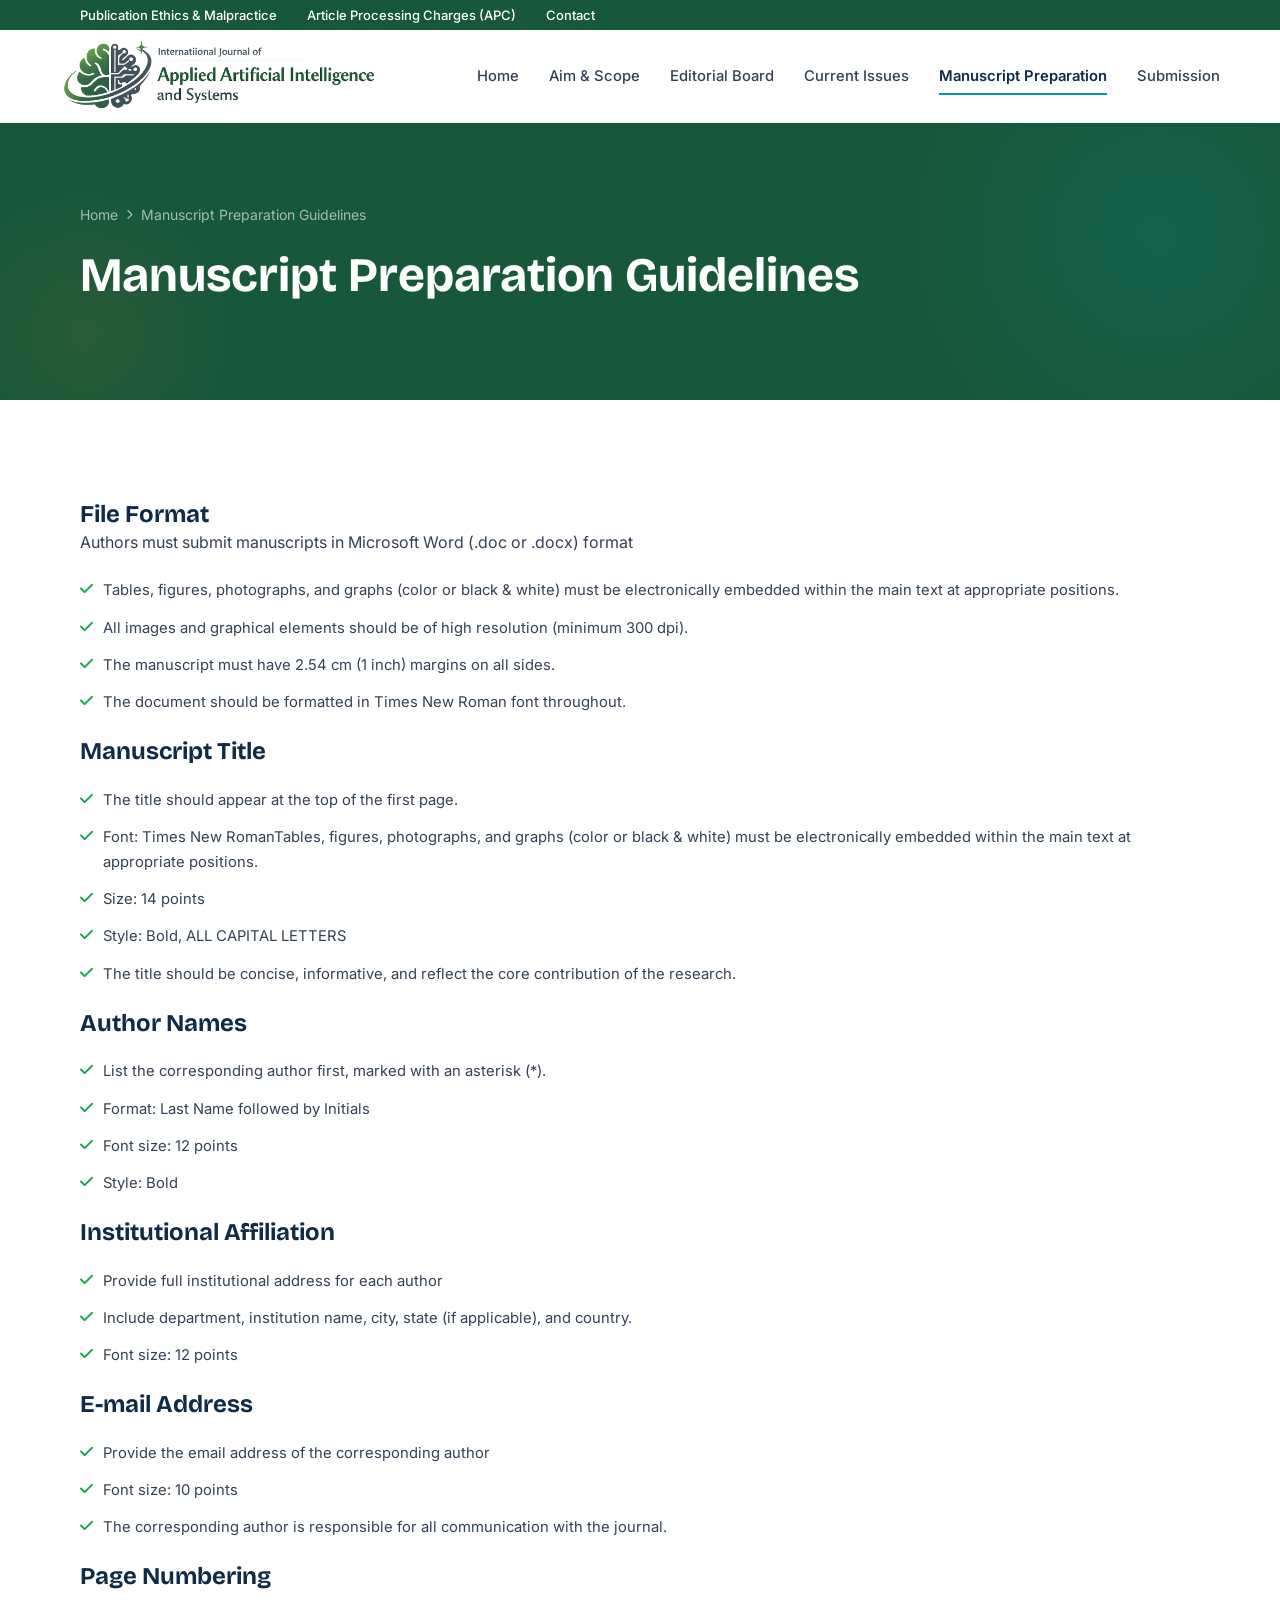
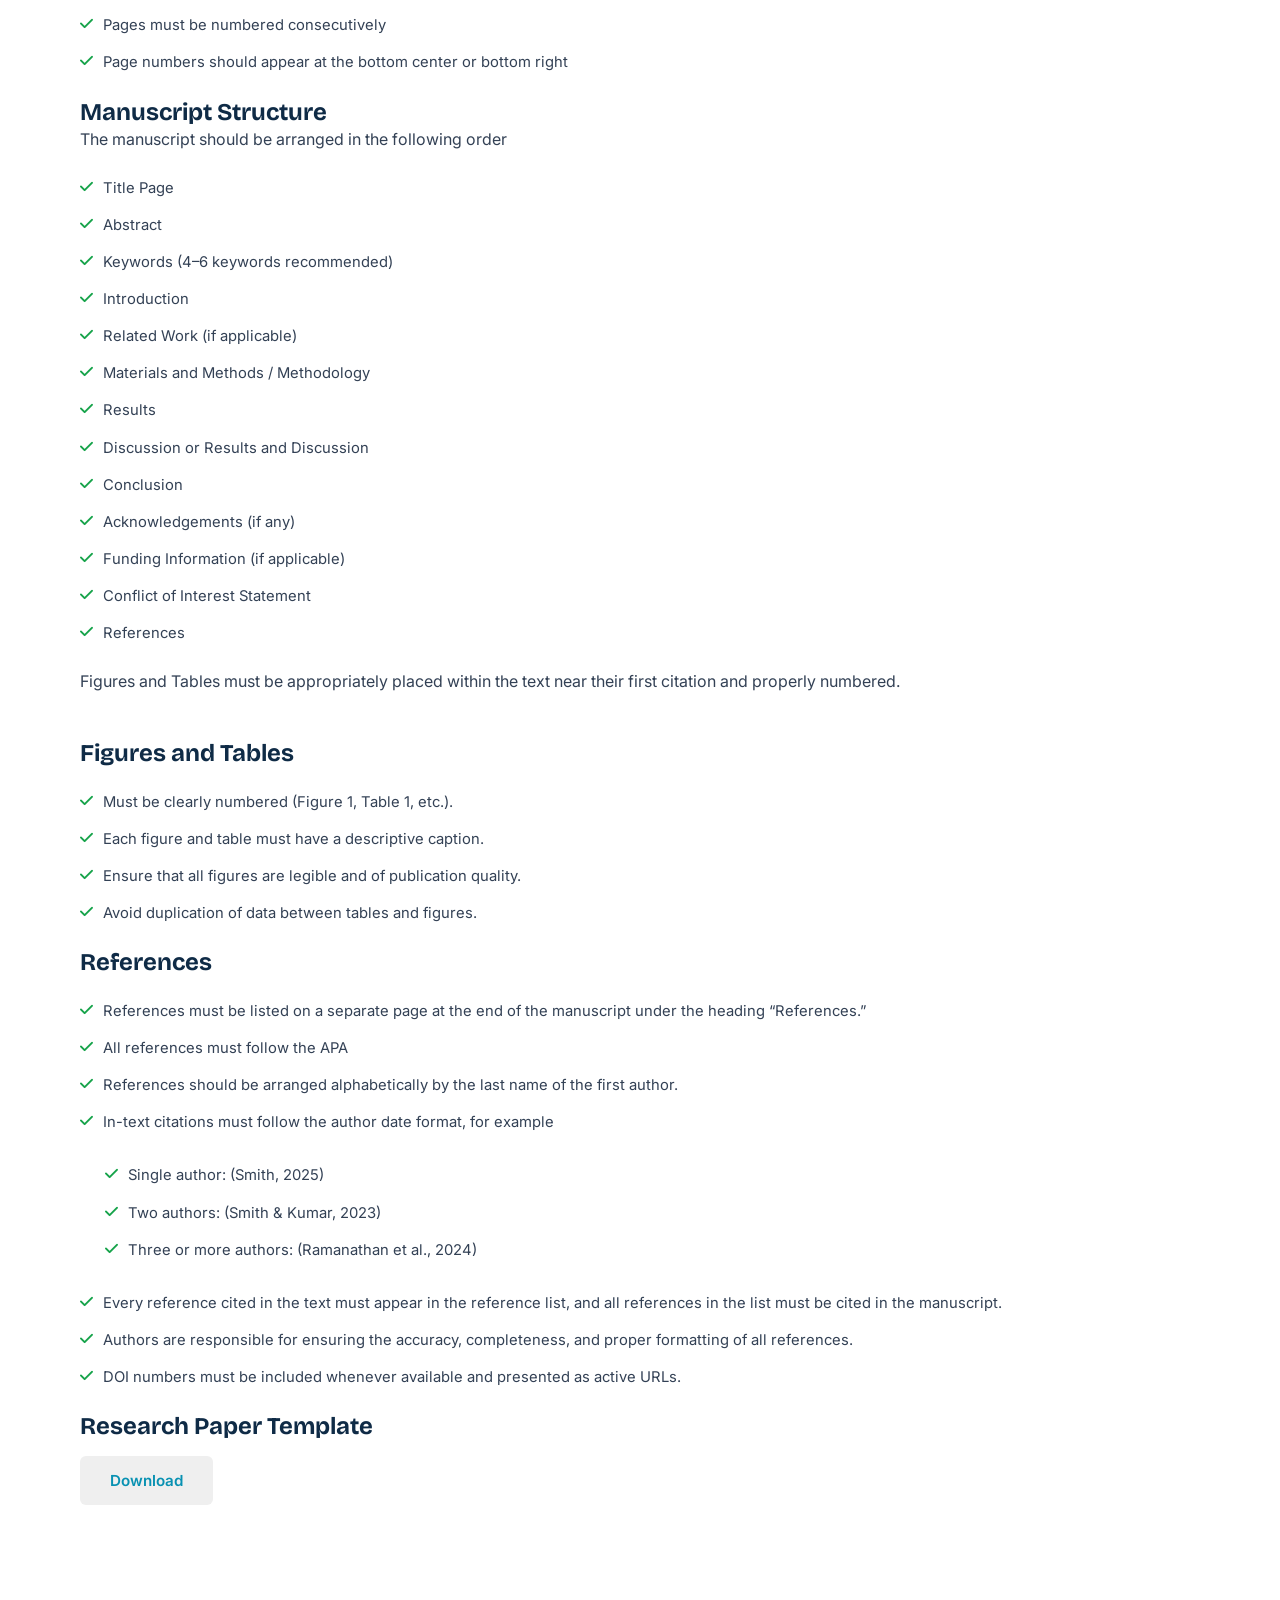
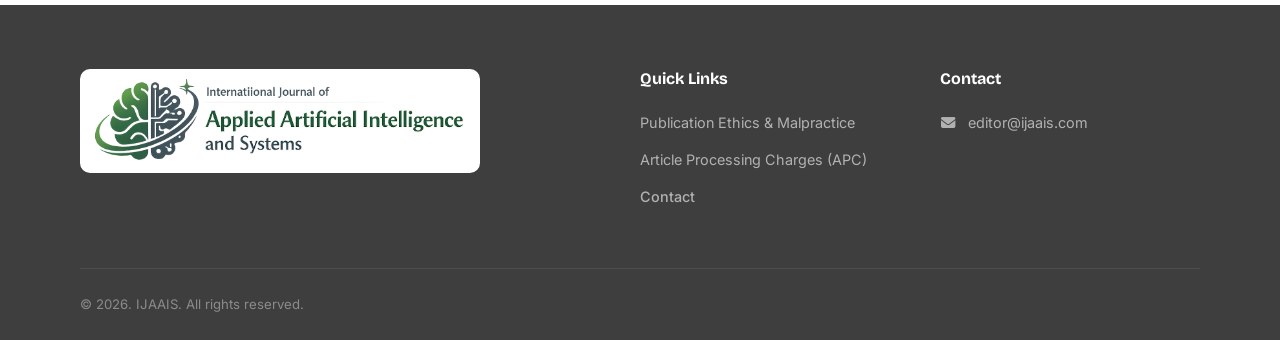
<file: Manuscript_Preparation_Guidelines.html>
<!DOCTYPE html>
<html lang="en">
<head>
  <meta charset="UTF-8">
  <meta name="viewport" content="width=device-width, initial-scale=1.0">
  <title>Manuscript Preparation Guidelines - IJAAIS</title>
  <meta name="description" content="">
  <div id="headtag"></div>
  </head>
<body>
<div id="header"></div>
<!-- Page Hero -->
<section class="page-hero" style="background-color: #17583a;">
  <div class="container">
    <div class="page-hero__breadcrumb">
      <a href="index.html">Home</a>
      <i class="fa-solid fa-chevron-right" style="font-size: 0.65rem;"></i>
      <span>Manuscript Preparation Guidelines</span>
    </div>
    <h1>Manuscript Preparation Guidelines</h1>
    <!-- <p>We built TalentBridge on a simple idea: staffing should be about relationships, not transactions. Sixteen years later, that idea still drives everything we do.</p> -->
  </div>
</section>


<section class="section">
  <div class="container">

  <h3>File Format</h3>
  <p>Authors must submit manuscripts in Microsoft Word (.doc or .docx) format</p>
  <ul class="check-list">
    <li><i class="fa-solid fa-check"></i> Tables, figures, photographs, and graphs (color or black & white) must be electronically embedded within the main text at appropriate positions.</li>
    <li><i class="fa-solid fa-check"></i> All images and graphical elements should be of high resolution (minimum 300 dpi).</li>
    <li><i class="fa-solid fa-check"></i> The manuscript must have 2.54 cm (1 inch) margins on all sides.</li>
    <li><i class="fa-solid fa-check"></i> The document should be formatted in Times New Roman font throughout.</li>
  </ul>
  <h3>Manuscript Title</h3>
  <p></p>
  <ul class="check-list">
    <li><i class="fa-solid fa-check"></i> The title should appear at the top of the first page.</li>
<li><i class="fa-solid fa-check"></i> Font: Times New RomanTables, figures, photographs, and graphs (color or black & white) must be electronically embedded within the main text at appropriate positions.</li>
<li><i class="fa-solid fa-check"></i> Size: 14 points</li>
<li><i class="fa-solid fa-check"></i> Style: Bold, ALL CAPITAL LETTERS</li>
<li><i class="fa-solid fa-check"></i> The title should be concise, informative, and reflect the core contribution of the research.</li>
  </ul>
  <h3>Author Names</h3>
  <p></p>
  <ul class="check-list">
    <li><i class="fa-solid fa-check"></i> List the corresponding author first, marked with an asterisk (*).</li>
<li><i class="fa-solid fa-check"></i> Format: Last Name followed by Initials</li>
<li><i class="fa-solid fa-check"></i> Font size: 12 points</li>
<li><i class="fa-solid fa-check"></i> Style: Bold</li>
  </ul>
  <h3>Institutional Affiliation</h3>
  <p></p>
  <ul class="check-list">
    <li><i class="fa-solid fa-check"></i> Provide full institutional address for each author</li>
    <li><i class="fa-solid fa-check"></i> Include department, institution name, city, state (if applicable), and country.</li>
    <li><i class="fa-solid fa-check"></i> Font size: 12 points</li>
  </ul>
  <h3>E-mail Address</h3>
  <p></p>
  <ul class="check-list">
    <li><i class="fa-solid fa-check"></i> Provide the email address of the corresponding author</li>
    <li><i class="fa-solid fa-check"></i> Font size: 10 points</li>
    <li><i class="fa-solid fa-check"></i> The corresponding author is responsible for all communication with the journal.</li>
  </ul>
  <h3>Page Numbering</h3>
  <p></p>
  <ul class="check-list">
    <li><i class="fa-solid fa-check"></i> Pages must be numbered consecutively</li>
    <li><i class="fa-solid fa-check"></i> Page numbers should appear at the bottom center or bottom right</li>
  </ul>
  <h3>Manuscript Structure</h3>
  <p>The manuscript should be arranged in the following order</p>
  <ul class="check-list">
    <li><i class="fa-solid fa-check"></i> Title Page</li>
<li><i class="fa-solid fa-check"></i> Abstract</li>
<li><i class="fa-solid fa-check"></i> Keywords (4–6 keywords recommended)</li>
<li><i class="fa-solid fa-check"></i> Introduction</li>
<li><i class="fa-solid fa-check"></i> Related Work (if applicable)</li>
<li><i class="fa-solid fa-check"></i> Materials and Methods / Methodology</li>
<li><i class="fa-solid fa-check"></i> Results</li>
<li><i class="fa-solid fa-check"></i> Discussion or Results and Discussion</li>
<li><i class="fa-solid fa-check"></i> Conclusion</li>
<li><i class="fa-solid fa-check"></i> Acknowledgements (if any)</li>
<li><i class="fa-solid fa-check"></i> Funding Information (if applicable)</li>
<li><i class="fa-solid fa-check"></i> Conflict of Interest Statement</li>
<li><i class="fa-solid fa-check"></i> References</li>
  </ul>
  <p>Figures and Tables must be appropriately placed within the text near their first citation and properly numbered.</p>
  <p>&nbsp;</p>
  <h3>Figures and Tables</h3>
  <p></p>
  <ul class="check-list">
    <li><i class="fa-solid fa-check"></i> Must be clearly numbered (Figure 1, Table 1, etc.).</li>
<li><i class="fa-solid fa-check"></i> Each figure and table must have a descriptive caption.</li>
<li><i class="fa-solid fa-check"></i> Ensure that all figures are legible and of publication quality.</li>
<li><i class="fa-solid fa-check"></i> Avoid duplication of data between tables and figures.</li>
  </ul>
  <h3>References</h3>
  <p></p>
  <ul class="check-list">
    <li><i class="fa-solid fa-check"></i> References must be listed on a separate page at the end of the manuscript under the heading “References.”</li>
    <li><i class="fa-solid fa-check"></i> All references must follow the APA </li>
    <li><i class="fa-solid fa-check"></i> References should be arranged alphabetically by the last name of the first author.</li>
    <li><i class="fa-solid fa-check"></i> In-text citations must follow the author date format, for example </li>
    <ul class="check-list" style="padding-left: 25px;">
      <li><i class="fa-solid fa-check"></i> Single author: (Smith, 2025)</li>
      <li><i class="fa-solid fa-check"></i> Two authors: (Smith & Kumar, 2023)</li>
      <li><i class="fa-solid fa-check"></i> Three or more authors: (Ramanathan et al., 2024)</li>
    </ul>
    </li>
    <li><i class="fa-solid fa-check"></i> Every reference cited in the text must appear in the reference list, and all references in the list must be cited in the manuscript.</li>
    <li><i class="fa-solid fa-check"></i> Authors are responsible for ensuring the accuracy, completeness, and proper formatting of all references.</li>
    <li><i class="fa-solid fa-check"></i> DOI numbers must be included whenever available and presented as active URLs.</li>
  </ul>
  <h3>Research Paper Template</h3>
  <button class="btn btn-primary" style="margin-top: 15px;"><a href="pdf/ijaais template.pdf" target="_blank">Download</a></button>
  </div>
</section>


<div id="footer"></div>
<script src="custom.js"></script>

</body>
</html>
</file>
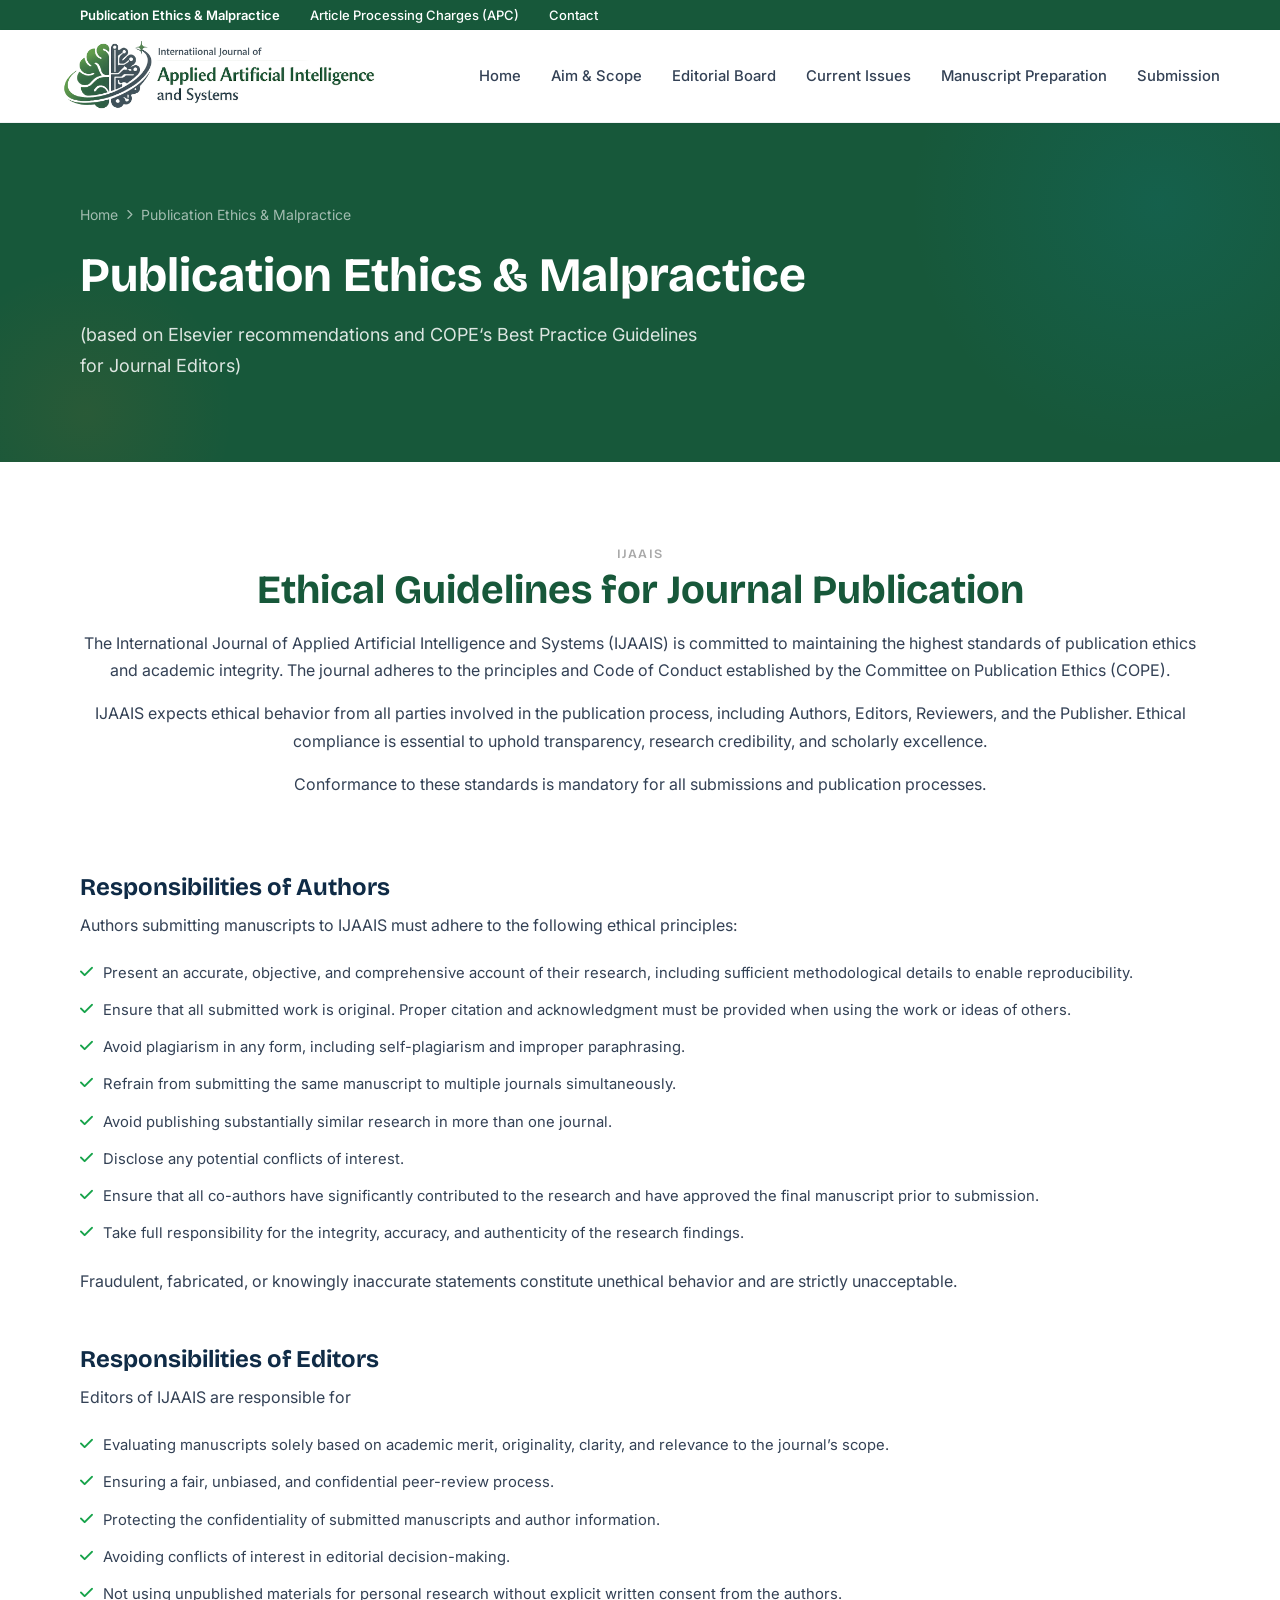
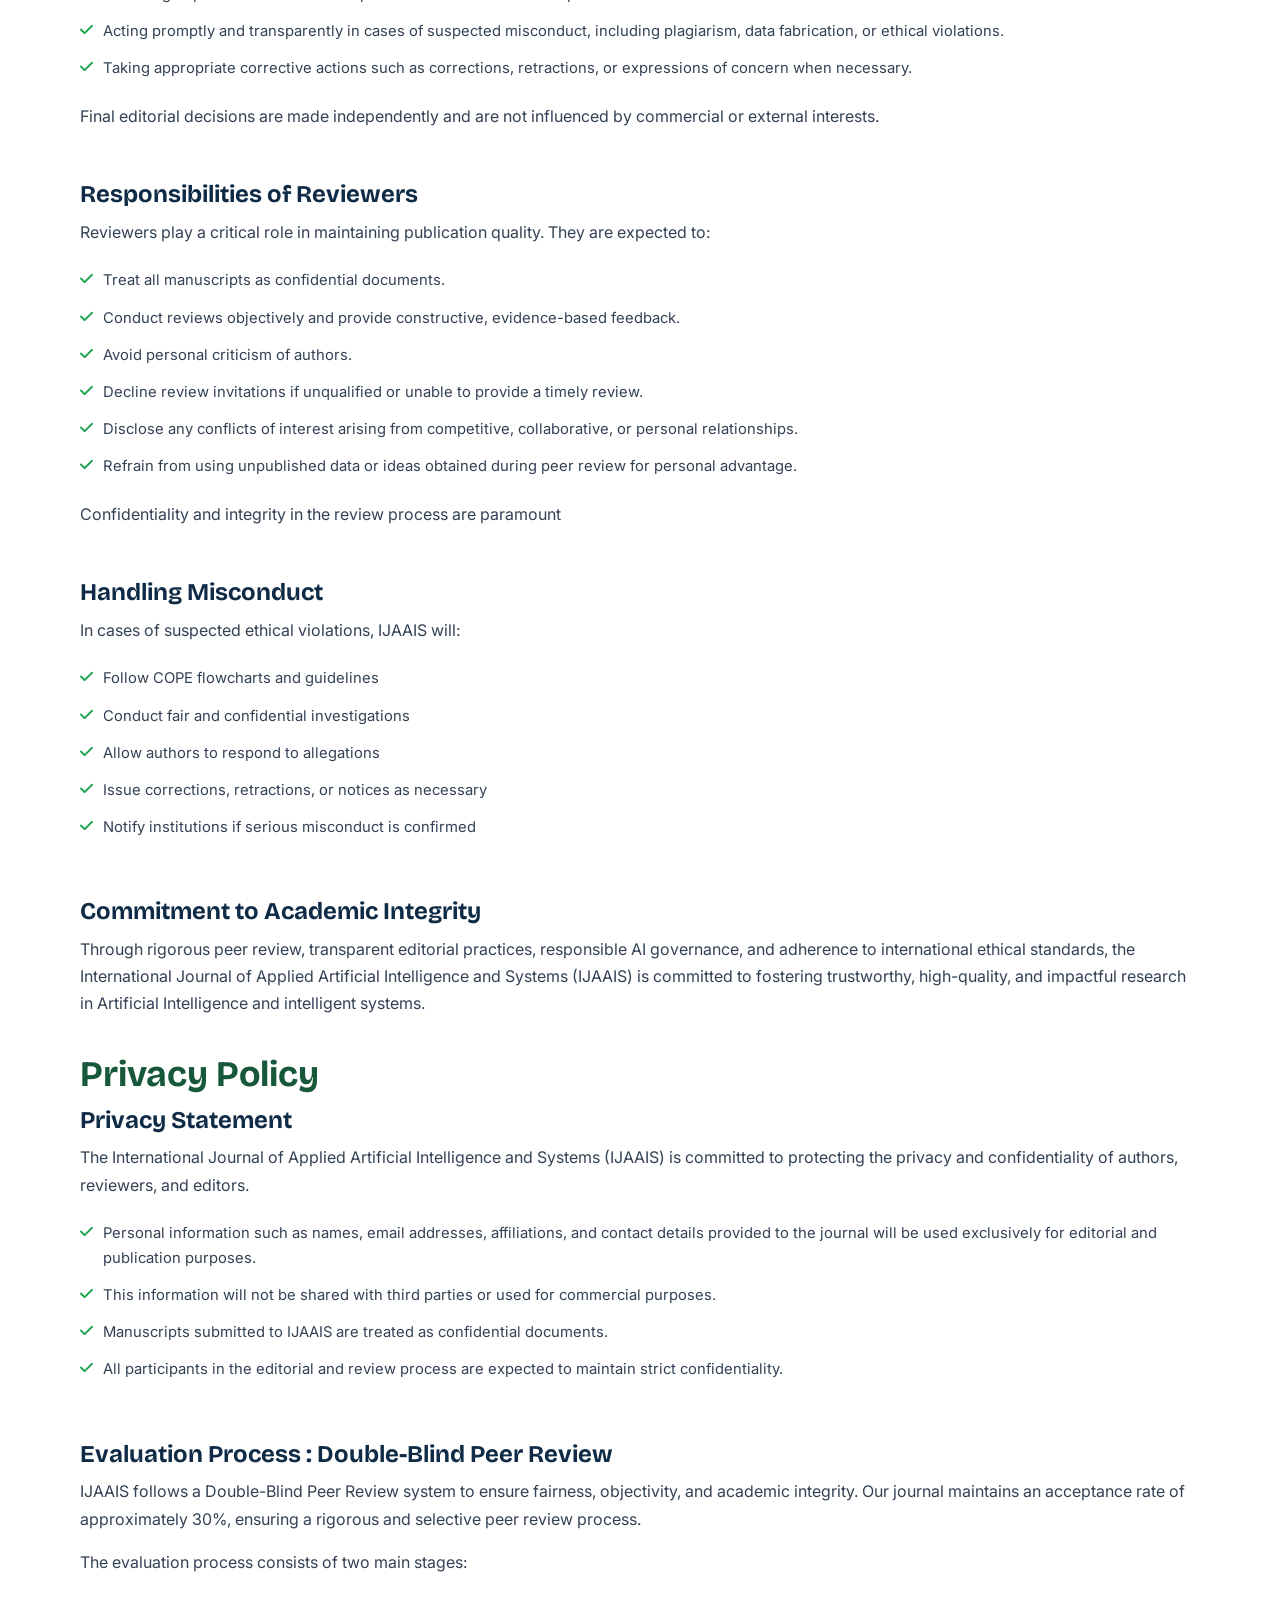
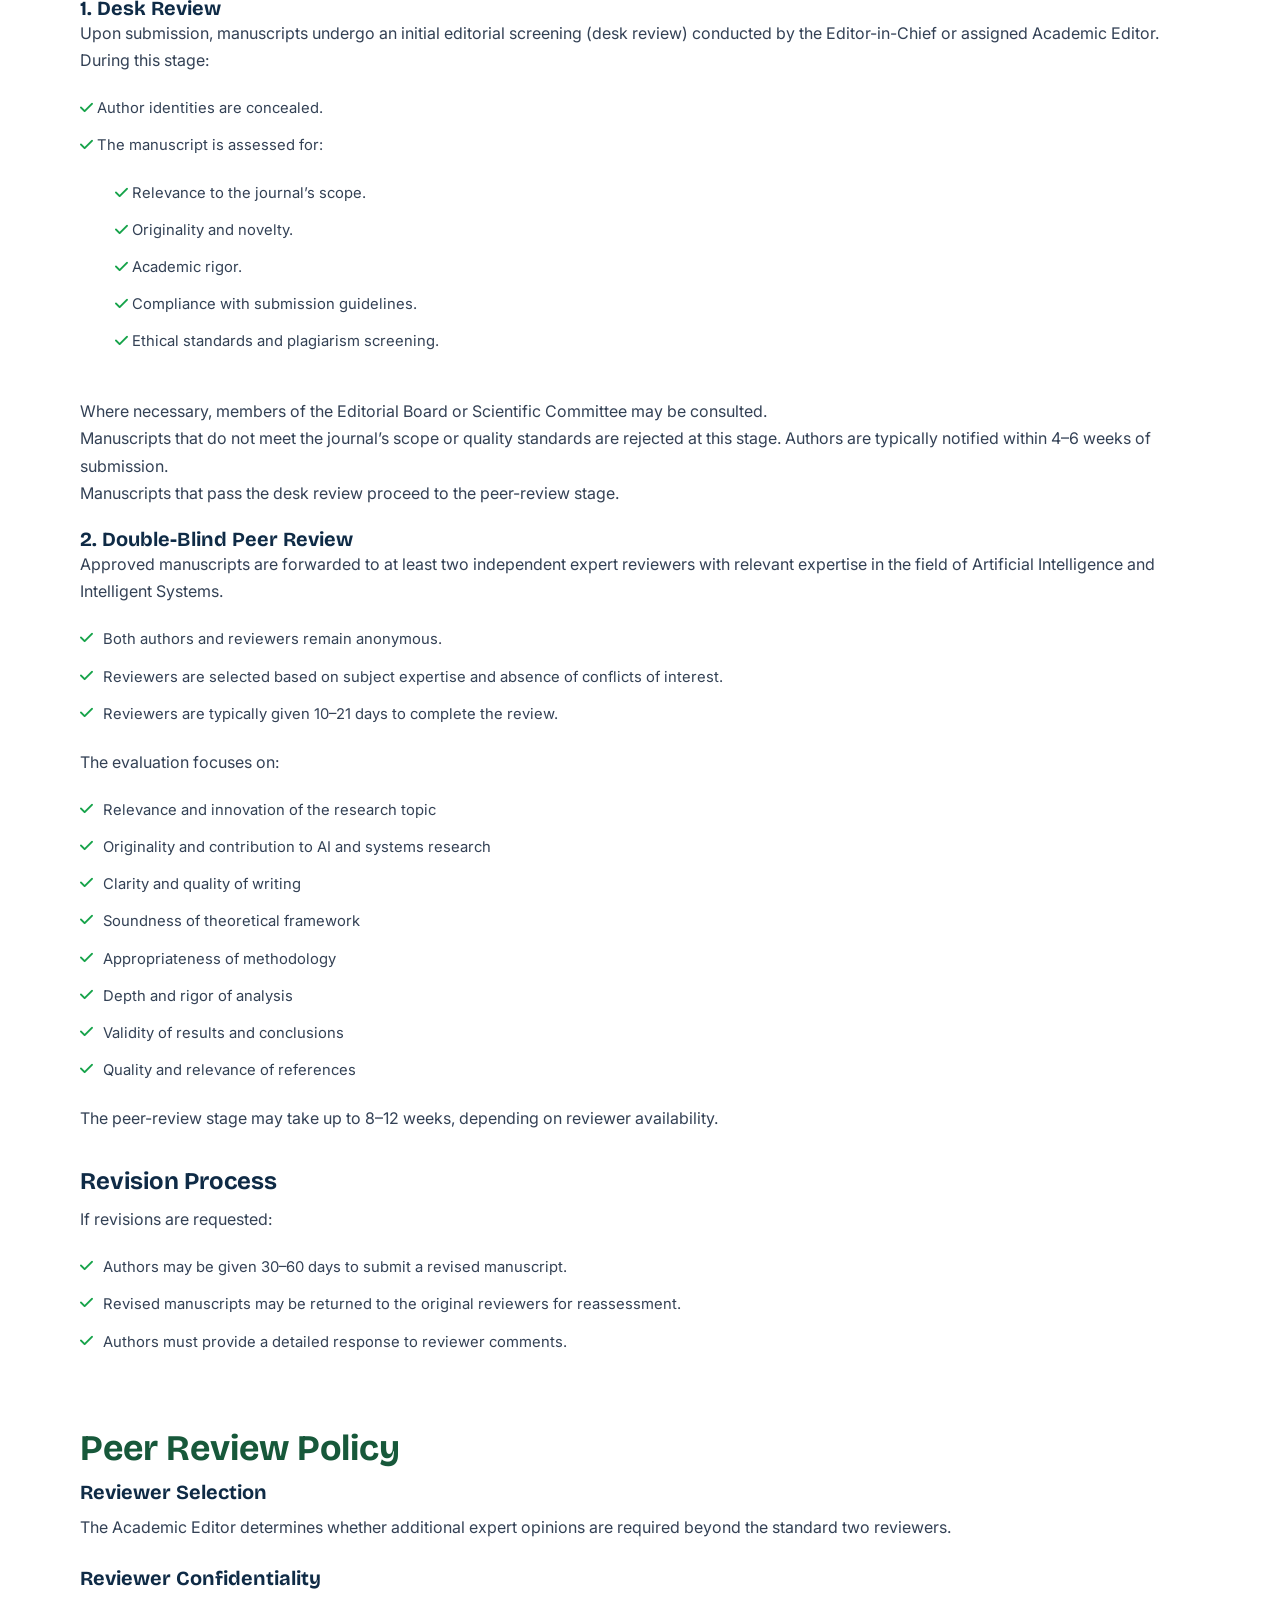
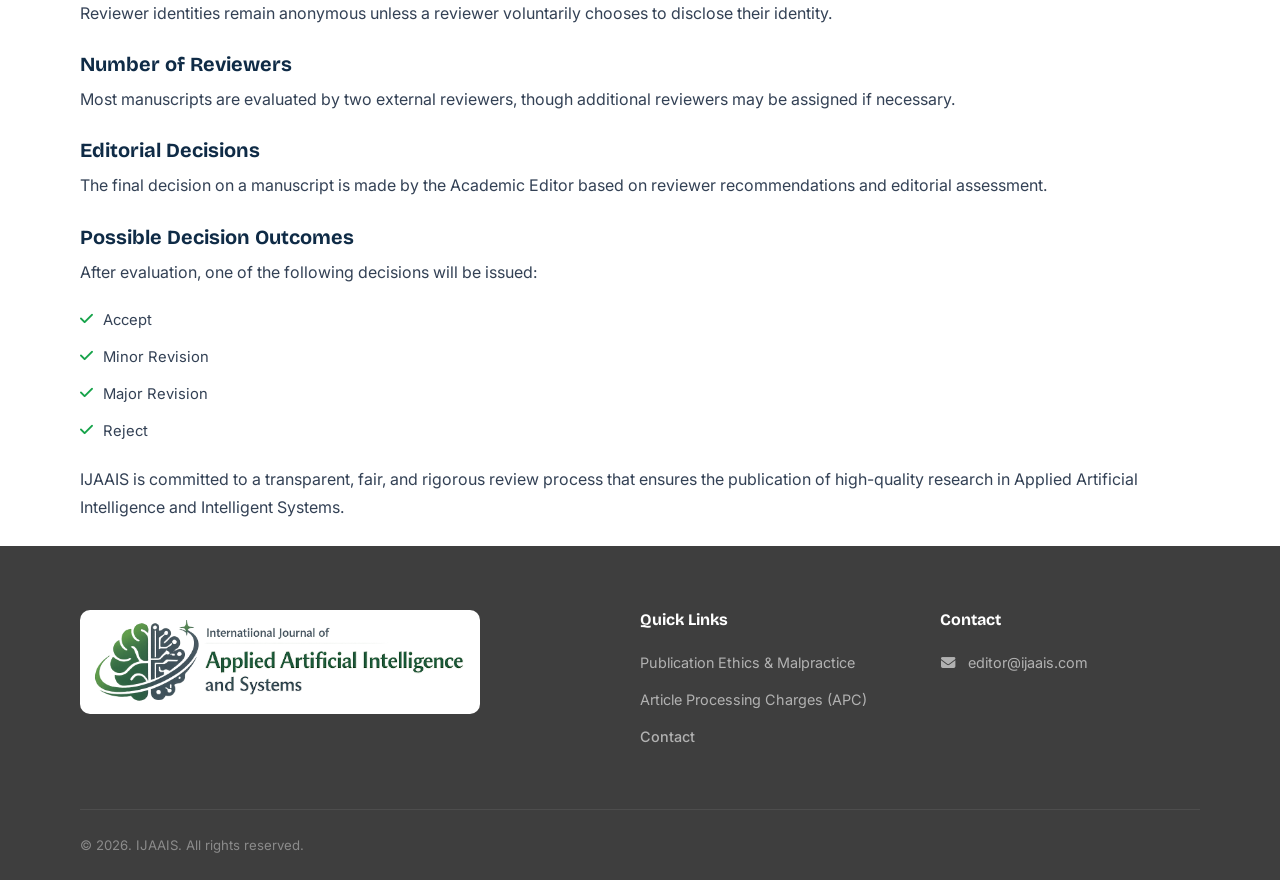
<file: Publication_Ethics_Malpractice.html>
<!DOCTYPE html>
<html lang="en">
<head>
  <meta charset="UTF-8">
  <meta name="viewport" content="width=device-width, initial-scale=1.0">
  <title>Publication Ethics and Malpractice - IJAAIS</title>
  <meta name="description" content="">
  <div id="headtag"></div>
  <style>
    #ethics_check li{
      display: block;
    }
  </style>
  </head>
<body>
<div id="header"></div>
<!-- Page Hero -->
<section class="page-hero" style="background-color: #17583a;">
  <div class="container">
    <div class="page-hero__breadcrumb">
      <a href="index.html">Home</a>
      <i class="fa-solid fa-chevron-right" style="font-size: 0.65rem;"></i>
      <span>Publication Ethics & Malpractice</span>
    </div>
    <h1>Publication Ethics & Malpractice</h1>
    <p>(based on Elsevier recommendations and COPE‘s Best Practice Guidelines for Journal Editors)</p>
  </div>
</section>


<!-- How It Works -->
<section class="section" style="padding: 50px 0;">
  <div class="container text-center">
      <p>&nbsp;</p>
     <span class="section-label" style="color: darkgray; margin-bottom: 0;">IJAAIS</span>
    <h2 class="section-title" style="color: #17583a;">Ethical Guidelines for Journal Publication</h2>
    <p>The International Journal of Applied Artificial Intelligence and Systems (IJAAIS) is committed to maintaining the highest standards of publication ethics and academic integrity. The journal adheres to the principles and Code of Conduct established by the Committee on Publication Ethics (COPE).</p>
    <p>IJAAIS expects ethical behavior from all parties involved in the publication process, including Authors, Editors, Reviewers, and the Publisher. Ethical compliance is essential to uphold transparency, research credibility, and scholarly excellence.</p>
    <p>Conformance to these standards is mandatory for all submissions and publication processes.</p>
  </div>
</section>

<section class="section" style="padding: 25px 0;">
  <div class="container">
   <h3>Responsibilities of Authors</h3>
   <p style="padding-top: 10px;">Authors submitting manuscripts to IJAAIS must adhere to the following ethical principles:</p>
  <ul class="check-list">
    <li><i class="fa-solid fa-check"></i> Present an accurate, objective, and comprehensive account of their research, including sufficient methodological details to enable reproducibility.</li>
<li><i class="fa-solid fa-check"></i> Ensure that all submitted work is original. Proper citation and acknowledgment must be provided when using the work or ideas of others.</li>
<li><i class="fa-solid fa-check"></i> Avoid plagiarism in any form, including self-plagiarism and improper paraphrasing.</li>
<li><i class="fa-solid fa-check"></i> Refrain from submitting the same manuscript to multiple journals simultaneously.</li>
<li><i class="fa-solid fa-check"></i> Avoid publishing substantially similar research in more than one journal.</li>
<li><i class="fa-solid fa-check"></i> Disclose any potential conflicts of interest.</li>
<li><i class="fa-solid fa-check"></i> Ensure that all co-authors have significantly contributed to the research and have approved the final manuscript prior to submission.</li>
<li><i class="fa-solid fa-check"></i> Take full responsibility for the integrity, accuracy, and authenticity of the research findings.</li>
  </ul>
  <p>Fraudulent, fabricated, or knowingly inaccurate statements constitute unethical behavior and are strictly unacceptable.</p>
  </div>
</section>
<section class="section" style="padding: 25px 0;">
  <div class="container">
   <h3>Responsibilities of Editors</h3>
   <p style="padding-top: 10px;">Editors of IJAAIS are responsible for</p>
  <ul class="check-list">
   <li><i class="fa-solid fa-check"></i> Evaluating manuscripts solely based on academic merit, originality, clarity, and relevance to the journal’s scope.</li>
<li><i class="fa-solid fa-check"></i> Ensuring a fair, unbiased, and confidential peer-review process.</li>
<li><i class="fa-solid fa-check"></i> Protecting the confidentiality of submitted manuscripts and author information.</li>
<li><i class="fa-solid fa-check"></i> Avoiding conflicts of interest in editorial decision-making.</li>
<li><i class="fa-solid fa-check"></i> Not using unpublished materials for personal research without explicit written consent from the authors.</li>
<li><i class="fa-solid fa-check"></i> Acting promptly and transparently in cases of suspected misconduct, including plagiarism, data fabrication, or ethical violations.</li>
<li><i class="fa-solid fa-check"></i> Taking appropriate corrective actions such as corrections, retractions, or expressions of concern when necessary.</li>
  </ul>
  <p>Final editorial decisions are made independently and are not influenced by commercial or external interests.</p>
  </div>
</section>
<section class="section" style="padding: 25px 0;">
  <div class="container">
   <h3>Responsibilities of Reviewers</h3>
   <p style="padding-top: 10px;">Reviewers play a critical role in maintaining publication quality. They are expected to:</p>
  <ul class="check-list">
    <li><i class="fa-solid fa-check"></i> Treat all manuscripts as confidential documents.</li>
<li><i class="fa-solid fa-check"></i> Conduct reviews objectively and provide constructive, evidence-based feedback.</li>
<li><i class="fa-solid fa-check"></i> Avoid personal criticism of authors.</li>
<li><i class="fa-solid fa-check"></i> Decline review invitations if unqualified or unable to provide a timely review.</li>
<li><i class="fa-solid fa-check"></i> Disclose any conflicts of interest arising from competitive, collaborative, or personal relationships.</li>
<li><i class="fa-solid fa-check"></i> Refrain from using unpublished data or ideas obtained during peer review for personal advantage.</li>
  </ul>
  <p>Confidentiality and integrity in the review process are paramount</p>
  </div>
</section>
<section class="section" style="padding: 25px 0;">
  <div class="container">
   <h3>Handling Misconduct</h3>
   <p style="padding-top: 10px;">In cases of suspected ethical violations, IJAAIS will:</p>
  <ul class="check-list">
    <li><i class="fa-solid fa-check"></i> Follow COPE flowcharts and guidelines</li>
<li><i class="fa-solid fa-check"></i> Conduct fair and confidential investigations</li>
<li><i class="fa-solid fa-check"></i> Allow authors to respond to allegations</li>
<li><i class="fa-solid fa-check"></i> Issue corrections, retractions, or notices as necessary</li>
<li><i class="fa-solid fa-check"></i> Notify institutions if serious misconduct is confirmed</li>
  </ul>
  </div>
</section>
<section class="section" style="padding: 10px 0;">
  <div class="container">
   <h3>Commitment to Academic Integrity</h3>
   <p style="padding-top: 10px;">Through rigorous peer review, transparent editorial practices, responsible AI governance, and adherence to international ethical standards, the International Journal of Applied Artificial Intelligence and Systems (IJAAIS) is committed to fostering trustworthy, high-quality, and impactful research in Artificial Intelligence and intelligent systems.</p>
  </div>
</section>
<section class="section" style="padding: 25px 0;">
  <div class="container">
    <h2 style="color: #17583a; padding-bottom: 10px;">Privacy Policy</h2>
   <h3>Privacy Statement</h3>
   <p style="padding-top: 10px;">The International Journal of Applied Artificial Intelligence and Systems (IJAAIS) is committed to protecting the privacy and confidentiality of authors, reviewers, and editors.</p>
  <ul class="check-list">
    <li><i class="fa-solid fa-check"></i> Personal information such as names, email addresses, affiliations, and contact details provided to the journal will be used exclusively for editorial and publication purposes.</li>
    <li><i class="fa-solid fa-check"></i> This information will not be shared with third parties or used for commercial purposes.</li>
    <li><i class="fa-solid fa-check"></i> Manuscripts submitted to IJAAIS are treated as confidential documents.</li>
    <li><i class="fa-solid fa-check"></i> All participants in the editorial and review process are expected to maintain strict confidentiality.</li>
  </ul>
  </div>
</section>
<section class="section" style="padding: 10px 0;">
  <div class="container">
   <h3>Evaluation Process :  Double-Blind Peer Review</h3>
   <p style="padding-top: 10px;">IJAAIS follows a Double-Blind Peer Review system to ensure fairness, objectivity, and academic integrity. Our journal maintains an acceptance rate of approximately 30%, ensuring a rigorous and selective peer review process.</p>
    <p>The evaluation process consists of two main stages:</p>
    <h4 style="padding-top: 20px;"><strong>1. Desk Review</strong></h4>
    <p>Upon submission, manuscripts undergo an initial editorial screening (desk review) conducted by the Editor-in-Chief or assigned Academic Editor. <br>During this stage: </p>
   <ul class="check-list" id="ethics_check">
    <li><i class="fa-solid fa-check"></i> Author identities are concealed.</li>
    <li><i class="fa-solid fa-check"></i> The manuscript is assessed for: 
    <ul class="check-list" style="padding-left: 35px;">
      <li><i class="fa-solid fa-check"></i> Relevance to the journal’s scope.</li>
      <li><i class="fa-solid fa-check"></i> Originality and novelty.</li>
      <li><i class="fa-solid fa-check"></i> Academic rigor.</li>
      <li><i class="fa-solid fa-check"></i> Compliance with submission guidelines.</li>
      <li><i class="fa-solid fa-check"></i> Ethical standards and plagiarism screening.</li>
    </ul>
    </li>
  </ul>
  <p>Where necessary, members of the Editorial Board or Scientific Committee may be consulted. <br> Manuscripts that do not meet the journal’s scope or quality standards are rejected at this stage. Authors are typically notified within 4–6 weeks of submission. <br> Manuscripts that pass the desk review proceed to the peer-review stage.</p>
  <h4 style="padding-top: 20px;"><strong>2. Double-Blind Peer Review</strong></h4>
  <p>Approved manuscripts are forwarded to at least two independent expert reviewers with relevant expertise in the field of Artificial Intelligence and Intelligent Systems.</p>
  <ul class="check-list">
    <li><i class="fa-solid fa-check"></i> Both authors and reviewers remain anonymous.</li>
    <li><i class="fa-solid fa-check"></i> Reviewers are selected based on subject expertise and absence of conflicts of interest.</li>
    <li><i class="fa-solid fa-check"></i> Reviewers are typically given 10–21 days to complete the review.</li>
  </ul>  
  <p>The evaluation focuses on:</p>
    <ul class="check-list">
      <li><i class="fa-solid fa-check"></i> Relevance and innovation of the research topic</li>
<li><i class="fa-solid fa-check"></i> Originality and contribution to AI and systems research</li>
<li><i class="fa-solid fa-check"></i> Clarity and quality of writing</li>
<li><i class="fa-solid fa-check"></i> Soundness of theoretical framework</li>
<li><i class="fa-solid fa-check"></i> Appropriateness of methodology</li>
<li><i class="fa-solid fa-check"></i> Depth and rigor of analysis</li>
<li><i class="fa-solid fa-check"></i> Validity of results and conclusions</li>
<li><i class="fa-solid fa-check"></i> Quality and relevance of references</li>
  </ul>
  <p>The peer-review stage may take up to 8–12 weeks, depending on reviewer availability.</p>
</div>
</section>
<section class="section" style="padding: 25px 0;">
  <div class="container">
   <h3>Revision Process</h3>
   <p style="padding-top: 10px;">If revisions are requested: </p>
  <ul class="check-list">
    <li><i class="fa-solid fa-check"></i> Authors may be given 30–60 days to submit a revised manuscript.</li>
    <li><i class="fa-solid fa-check"></i> Revised manuscripts may be returned to the original reviewers for reassessment.</li>
    <li><i class="fa-solid fa-check"></i> Authors must provide a detailed response to reviewer comments.</li>
  </ul>
  </div>
</section>
<section class="section" style="padding: 25px 0;">
  <div class="container">
    <h2 style="color: #17583a; padding-bottom: 10px;">Peer Review Policy</h2>
   <h4>Reviewer Selection</h4>
   <p style="padding-top: 10px;">The Academic Editor determines whether additional expert opinions are required beyond the standard two reviewers.</p>
   <h4 style="padding-top: 25px;">Reviewer Confidentiality</h4>
   <p style="padding-top: 10px;">Reviewer identities remain anonymous unless a reviewer voluntarily chooses to disclose their identity.</p>
   <h4 style="padding-top: 25px;">Number of Reviewers</h4>
   <p style="padding-top: 10px;">Most manuscripts are evaluated by two external reviewers, though additional reviewers may be assigned if necessary.</p>
   <h4 style="padding-top: 25px;">Editorial Decisions</h4>
   <p style="padding-top: 10px;">The final decision on a manuscript is made by the Academic Editor based on reviewer recommendations and editorial assessment.</p>
   <h4 style="padding-top: 25px;">Possible Decision Outcomes</h4>
   <p style="padding-top: 10px;">After evaluation, one of the following decisions will be issued:</p>
  <ul class="check-list">
    <li><i class="fa-solid fa-check"></i> Accept</li>
    <li><i class="fa-solid fa-check"></i> Minor Revision</li>
    <li><i class="fa-solid fa-check"></i> Major Revision</li>
    <li><i class="fa-solid fa-check"></i> Reject</li>
  </ul>
  <p>IJAAIS is committed to a transparent, fair, and rigorous review process that ensures the publication of high-quality research in Applied Artificial Intelligence and Intelligent Systems.</p>
  </div>
</section>

  


<div id="footer"></div>
<script src="custom.js"></script>

</body>
</html>
</file>
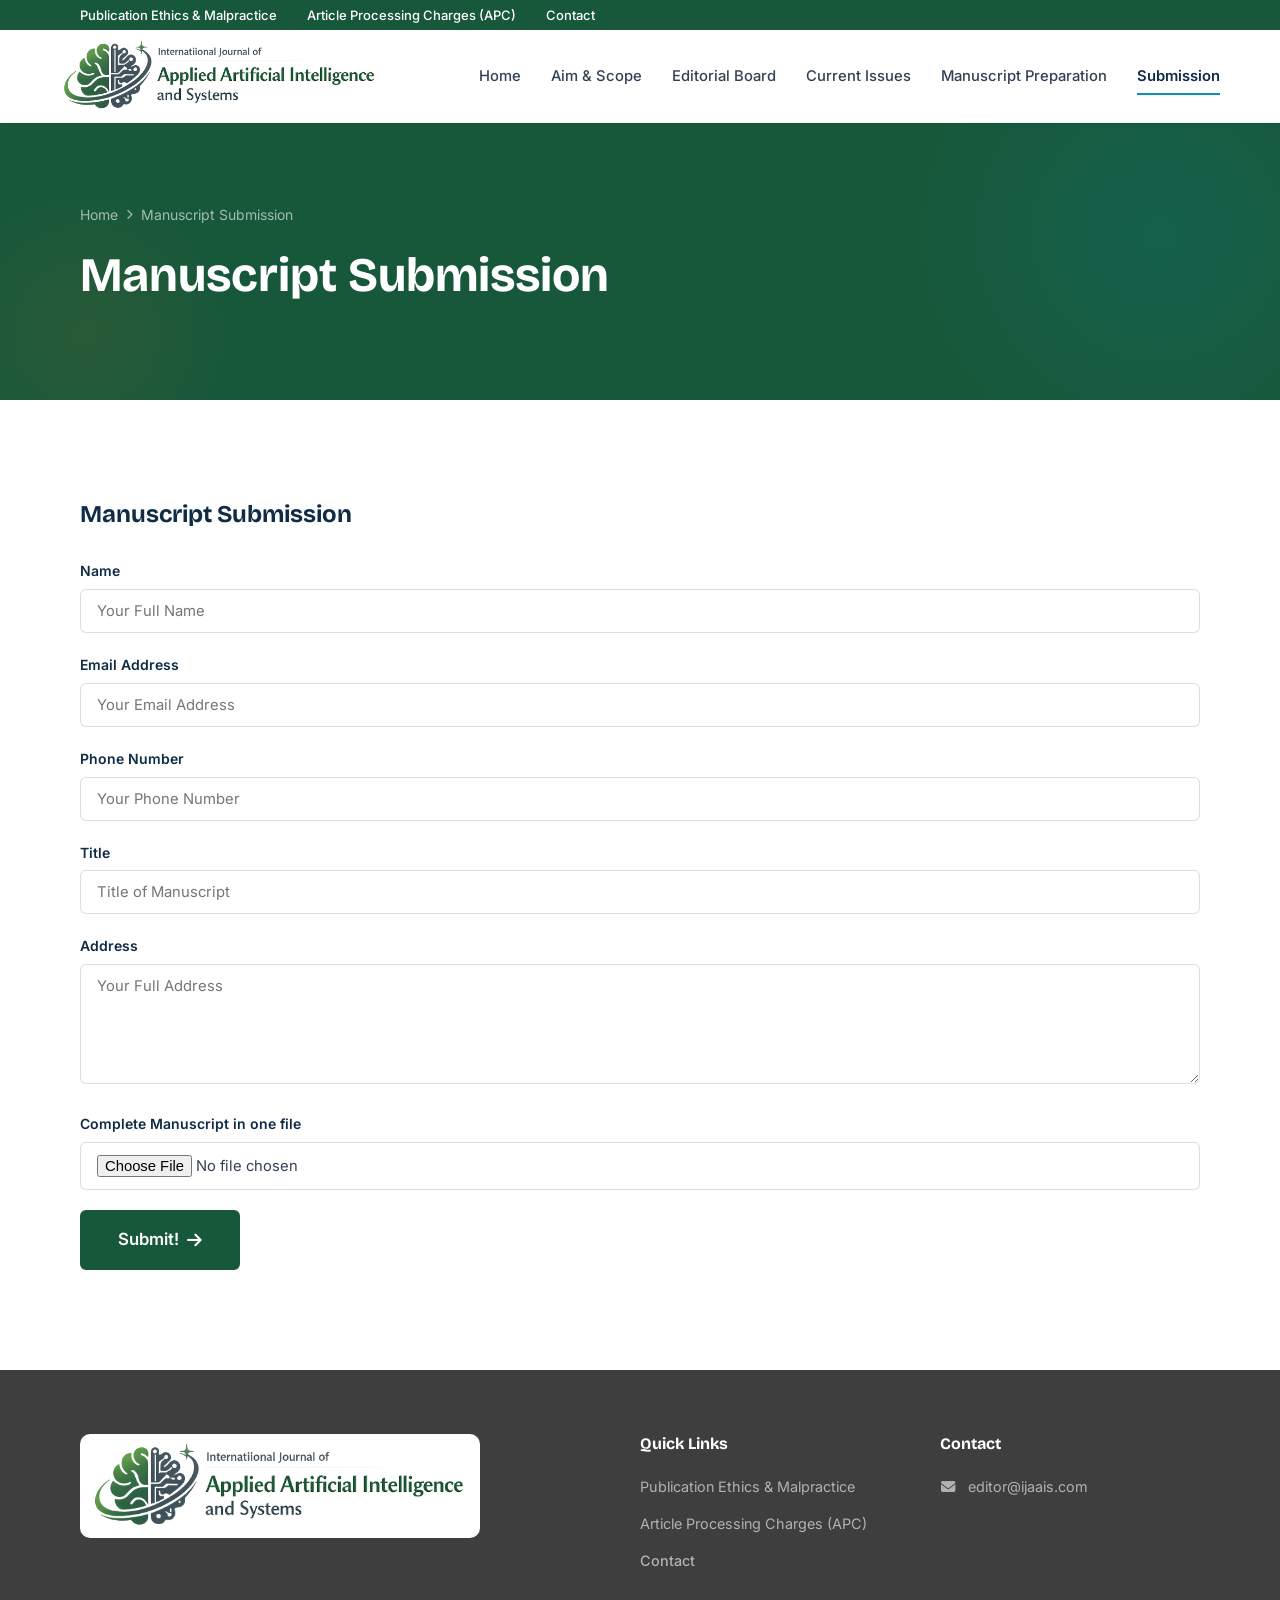
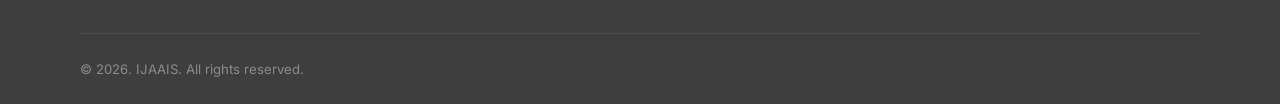
<file: submission.html>
<!DOCTYPE html>
<html lang="en">
<head>
  <meta charset="UTF-8">
  <meta name="viewport" content="width=device-width, initial-scale=1.0">
  <title>Manuscript Submission - IJAAIS</title>
  <meta name="description" content="">
  <div id="headtag"></div>
  </head>
<body>
<div id="header"></div>
<!-- Page Hero -->
<section class="page-hero" style="background-color: #17583a;">
  <div class="container">
    <div class="page-hero__breadcrumb">
      <a href="index.html">Home</a>
      <i class="fa-solid fa-chevron-right" style="font-size: 0.65rem;"></i>
      <span>Manuscript Submission</span>
    </div>
    <h1>Manuscript Submission</h1>
    <!-- <p>We built TalentBridge on a simple idea: staffing should be about relationships, not transactions. Sixteen years later, that idea still drives everything we do.</p> -->
  </div>
</section>
<section class="section">
  <div class="container">
  <h3 style="padding-bottom: 30px;">Manuscript Submission</h3>
    <form id="submissionForm">
              <div class="form-group">
                <label for="name">Name</label>
                <input type="text" id="name" name="name" placeholder="Your Full Name" required>
              </div>
              <div class="form-group">
                <label for="email">Email Address</label>
                <input type="email" id="email" name="email" placeholder="Your Email Address" required>
              </div>
              <div class="form-group">
                <label for="phone">Phone Number</label>
                <input type="tel" id="phone" name="phone" placeholder="Your Phone Number" required>
              </div>
               <div class="form-group">
                <label for="title">Title</label>
                <input type="text" id="title" name="title" placeholder="Title of Manuscript" required>
              </div>
            <div class="form-group">
              <label for="address">Address</label>
              <textarea id="address" name="address" placeholder="Your Full Address" required></textarea>
            </div>
            <div class="form-group">
              <label for="fileInput">Complete Manuscript in one file</label>
              <input type="file" id="fileInput" name="fileInput" accept=".pdf,.doc,.docx" required>
            </div>
            <button type="submit" class="btn btn--primary btn--lg">Submit! <i class="fa-solid fa-arrow-right"></i></button>
          </form>

<script>
const scriptURL = "https://script.google.com/macros/s/AKfycbxFkb0ZhQgfNNWizDrJhSritBsuYOi46KyTdyLj6-0oKFEqGQDdBmA7JIe5yyNZrYJjgg/exec";

document.getElementById("submissionForm").addEventListener("submit", function(e){

  e.preventDefault();

  const file = document.getElementById("fileInput").files[0]; 

  if(!file){
    alert("Please upload a file");
    return;
  }

  const allowed = [
    "application/pdf",
    "application/vnd.openxmlformats-officedocument.wordprocessingml.document",
    "application/msword"
  ];

  if(!allowed.includes(file.type)){
    alert("Only PDF or DOCX files allowed");
    return;
  }

  if(file.size > 10 * 1024 * 1024){
    alert("File must be under 10MB");
    return;
  }

  const reader = new FileReader();

  reader.onload = function(){

    const base64 = reader.result.split(",")[1];

    const data = {
      name: document.querySelector("[name=name]").value,
      email: document.querySelector("[name=email]").value,
      phone: document.querySelector("[name=phone]").value,
      title: document.querySelector("[name=title]").value,
      address: document.querySelector("[name=address]").value,
      filename: file.name,
      filetype: file.type,
      file: base64
    };

    fetch(scriptURL,{
      method:"POST",
      body: JSON.stringify(data)
    })
    .then(res => res.text())
    .then(msg => {
      alert("Submission Successful");
      document.getElementById("submissionForm").reset();
    })
    .catch(err => alert("Upload Failed"));

  };

  reader.readAsDataURL(file);

});

</script>
  </div>
</section>


<div id="footer"></div>
<script src="custom.js"></script>

</body>
</html>
</file>
